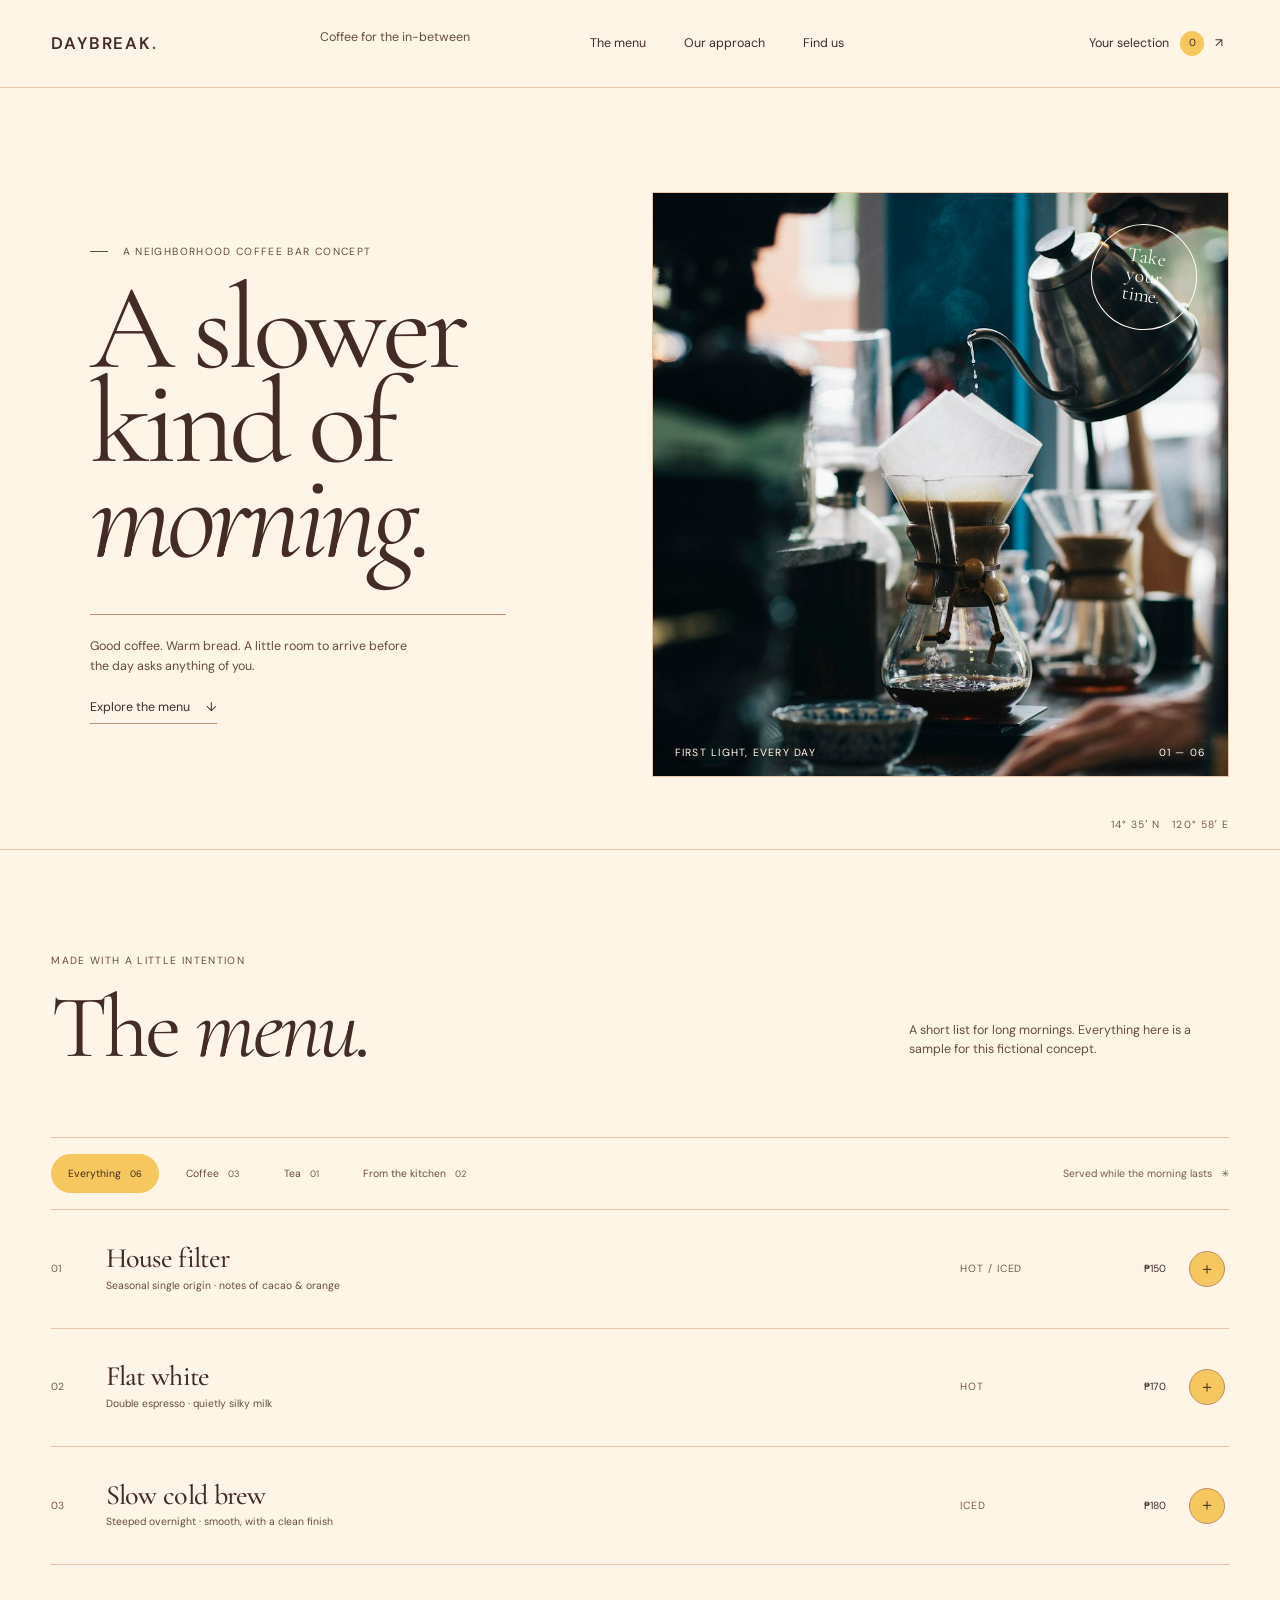
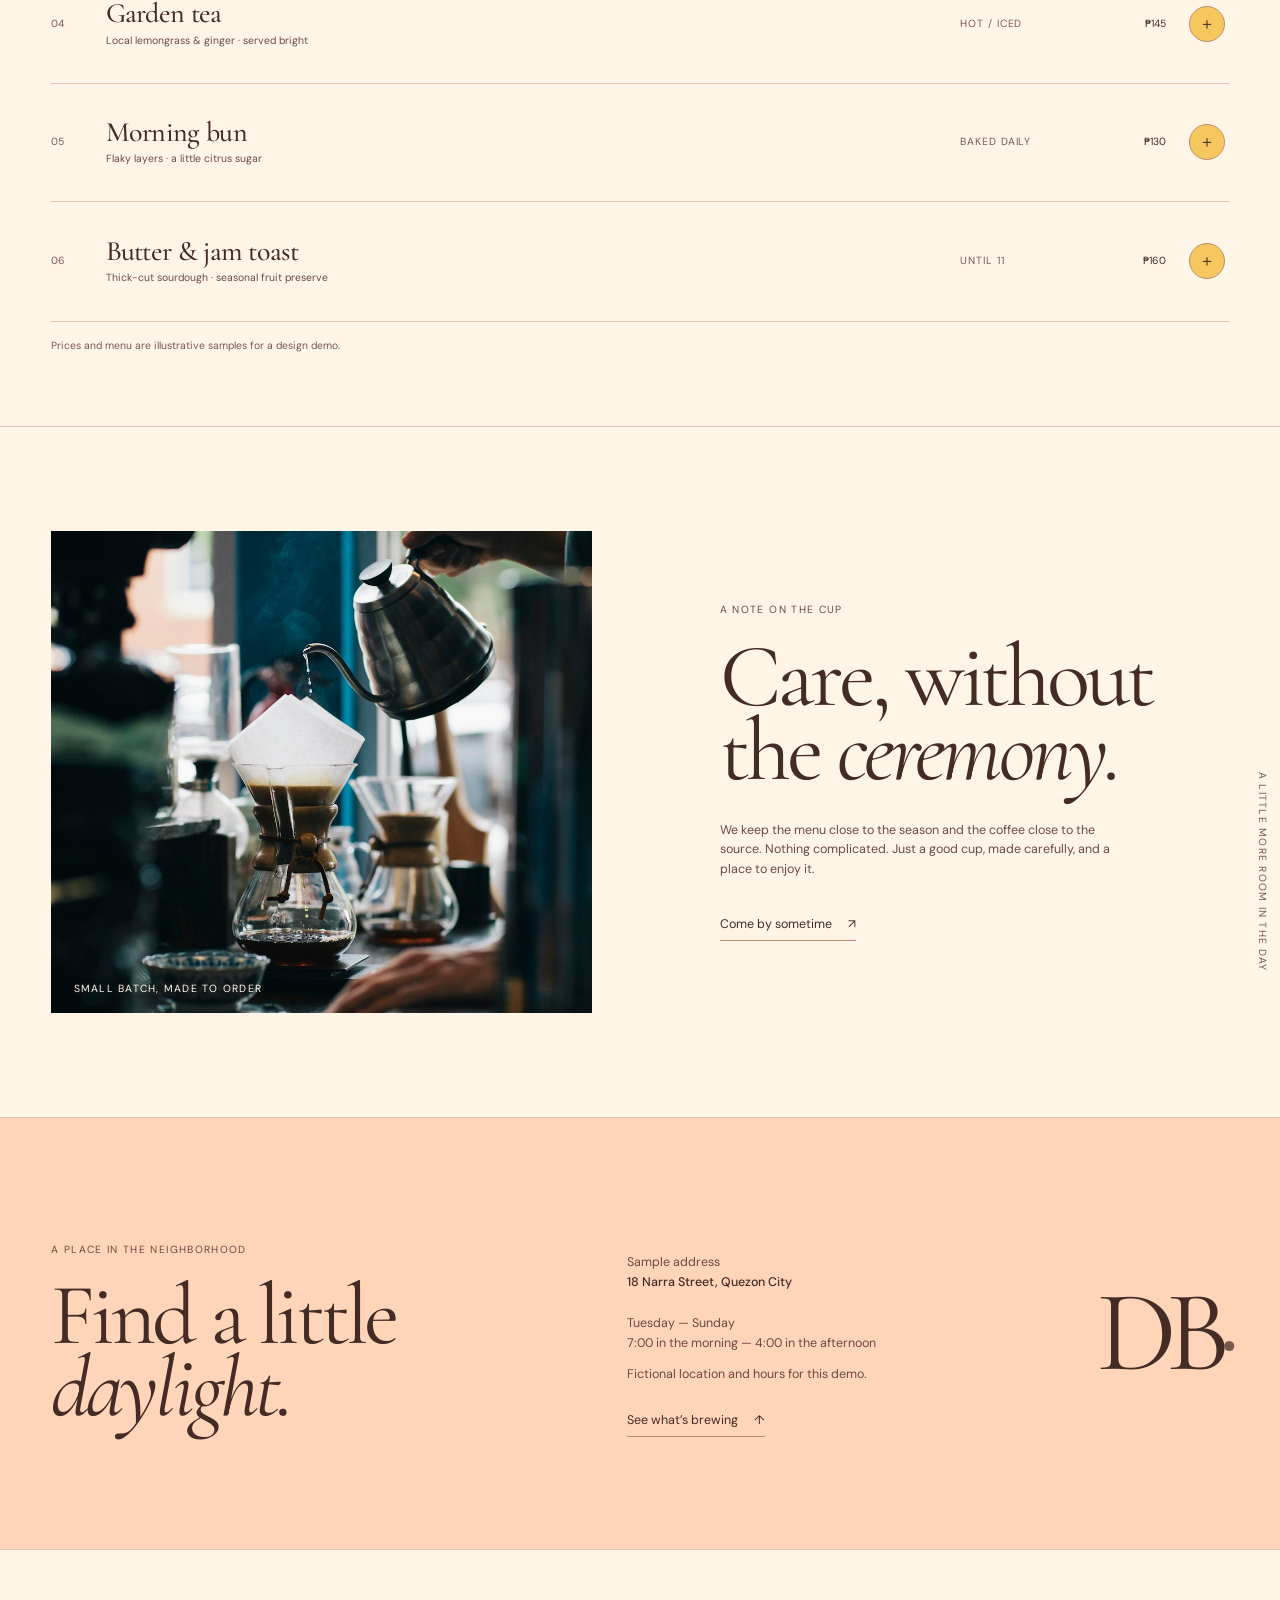
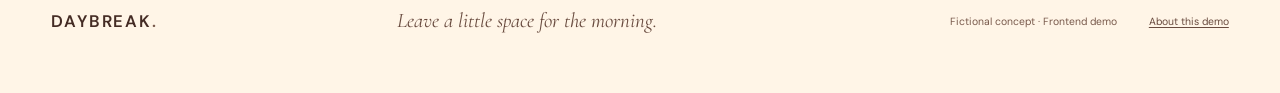
<file: public/demos/daybreak/index.html>
<!doctype html>
<html lang="en">
<head>
  <meta charset="utf-8">
  <meta name="viewport" content="width=device-width, initial-scale=1">
  <meta name="theme-color" content="#fff5e7">
  <meta name="description" content="Daybreak is a fictional neighborhood coffee bar concept. A small, considered menu for slower mornings.">
  <title>Daybreak — coffee for the in-between</title>
  <link rel="preconnect" href="https://fonts.googleapis.com">
  <link rel="preconnect" href="https://fonts.gstatic.com" crossorigin>
  <link href="https://fonts.googleapis.com/css2?family=Cormorant+Garamond:wght@400;500;600&family=DM+Sans:wght@400;500;600;700&display=swap" rel="stylesheet">
  <link rel="stylesheet" href="styles.css">
  <script defer src="script.js"></script>
</head>
<body>
  <a class="skip-link" href="#main">Skip to content</a>
  <header class="masthead" id="top">
    <a class="wordmark" href="#top" aria-label="Daybreak home">DAYBREAK<span class="wordmark-dot">.</span></a>
    <p class="masthead-note">Coffee for the in-between</p>
    <nav class="desktop-nav" aria-label="Main navigation">
      <a href="#menu">The menu</a><a href="#approach">Our approach</a><a href="#visit">Find us</a>
    </nav>
    <button class="bag-trigger" type="button" data-open-bag aria-haspopup="dialog" aria-controls="bag-dialog">
      Your selection <span class="bag-count" data-bag-count aria-live="polite">0</span><span aria-hidden="true">↗</span>
    </button>
    <details class="mobile-nav">
      <summary aria-label="Open navigation"><span></span><span></span></summary>
      <nav aria-label="Mobile navigation"><a href="#menu">The menu</a><a href="#approach">Our approach</a><a href="#visit">Find us</a></nav>
    </details>
  </header>

  <main id="main">
    <section class="hero" aria-labelledby="hero-title">
      <div class="hero-copy">
        <p class="eyebrow"><span class="eyebrow-mark" aria-hidden="true"></span> A neighborhood coffee bar concept</p>
        <h1 id="hero-title">A slower<br>kind of <em>morning.</em></h1>
        <div class="hero-foot">
          <p>Good coffee. Warm bread. A little room to arrive before the day asks anything of you.</p>
          <a class="text-link" href="#menu">Explore the menu <span aria-hidden="true">↓</span></a>
        </div>
      </div>
      <figure class="hero-image">
        <img src="assets/coffee.jpg" alt="A barista pours hot water from a kettle over a paper coffee filter" fetchpriority="high">
        <figcaption><span>FIRST LIGHT, EVERY DAY</span><span>01 — 06</span></figcaption>
        <span class="image-stamp" aria-hidden="true">Take<br>your<br>time.</span>
      </figure>
      <div class="hero-coordinate" aria-hidden="true">14° 35′ N &nbsp; 120° 58′ E</div>
    </section>

    <section class="menu-section section-rule" id="menu" aria-labelledby="menu-title">
      <div class="section-heading">
        <div><p class="eyebrow">Made with a little intention</p><h2 id="menu-title">The <em>menu.</em></h2></div>
        <p class="section-intro">A short list for long mornings. Everything here is a sample for this fictional concept.</p>
      </div>
      <div class="menu-toolbar">
        <div class="filter-list" role="group" aria-label="Filter menu by category">
          <button class="filter-button is-active" type="button" data-filter="all" aria-pressed="true">Everything <span>06</span></button>
          <button class="filter-button" type="button" data-filter="coffee" aria-pressed="false">Coffee <span>03</span></button>
          <button class="filter-button" type="button" data-filter="tea" aria-pressed="false">Tea <span>01</span></button>
          <button class="filter-button" type="button" data-filter="kitchen" aria-pressed="false">From the kitchen <span>02</span></button>
        </div>
        <p class="menu-note">Served while the morning lasts <span aria-hidden="true">✳</span></p>
      </div>
      <div class="menu-list" data-menu-list>
        <article class="menu-item" data-category="coffee" data-id="house-filter" data-name="House filter" data-price="150">
          <span class="item-index">01</span><div class="item-main"><h3>House filter</h3><p>Seasonal single origin · notes of cacao &amp; orange</p></div><span class="item-size">HOT / ICED</span><span class="item-price">₱150</span><button class="add-button" type="button" aria-label="Add House filter, ₱150" data-add>＋</button>
        </article>
        <article class="menu-item" data-category="coffee" data-id="flat-white" data-name="Flat white" data-price="170">
          <span class="item-index">02</span><div class="item-main"><h3>Flat white</h3><p>Double espresso · quietly silky milk</p></div><span class="item-size">HOT</span><span class="item-price">₱170</span><button class="add-button" type="button" aria-label="Add Flat white, ₱170" data-add>＋</button>
        </article>
        <article class="menu-item" data-category="coffee" data-id="slow-cold" data-name="Slow cold brew" data-price="180">
          <span class="item-index">03</span><div class="item-main"><h3>Slow cold brew</h3><p>Steeped overnight · smooth, with a clean finish</p></div><span class="item-size">ICED</span><span class="item-price">₱180</span><button class="add-button" type="button" aria-label="Add Slow cold brew, ₱180" data-add>＋</button>
        </article>
        <article class="menu-item" data-category="tea" data-id="garden-tea" data-name="Garden tea" data-price="145">
          <span class="item-index">04</span><div class="item-main"><h3>Garden tea</h3><p>Local lemongrass &amp; ginger · served bright</p></div><span class="item-size">HOT / ICED</span><span class="item-price">₱145</span><button class="add-button" type="button" aria-label="Add Garden tea, ₱145" data-add>＋</button>
        </article>
        <article class="menu-item" data-category="kitchen" data-id="morning-bun" data-name="Morning bun" data-price="130">
          <span class="item-index">05</span><div class="item-main"><h3>Morning bun</h3><p>Flaky layers · a little citrus sugar</p></div><span class="item-size">BAKED DAILY</span><span class="item-price">₱130</span><button class="add-button" type="button" aria-label="Add Morning bun, ₱130" data-add>＋</button>
        </article>
        <article class="menu-item" data-category="kitchen" data-id="toast" data-name="Butter &amp; jam toast" data-price="160">
          <span class="item-index">06</span><div class="item-main"><h3>Butter &amp; jam toast</h3><p>Thick-cut sourdough · seasonal fruit preserve</p></div><span class="item-size">UNTIL 11</span><span class="item-price">₱160</span><button class="add-button" type="button" aria-label="Add Butter and jam toast, ₱160" data-add>＋</button>
        </article>
      </div>
      <p class="sample-note">Prices and menu are illustrative samples for a design demo.</p>
    </section>

    <section class="approach section-rule" id="approach" aria-labelledby="approach-title">
      <figure class="approach-image"><img src="assets/coffee.jpg" alt="A barista pours water into a paper coffee filter" loading="lazy"><figcaption>SMALL BATCH, MADE TO ORDER</figcaption></figure>
      <div class="approach-copy"><p class="eyebrow">A note on the cup</p><h2 id="approach-title">Care, without<br>the <em>ceremony.</em></h2><p>We keep the menu close to the season and the coffee close to the source. Nothing complicated. Just a good cup, made carefully, and a place to enjoy it.</p><a class="text-link" href="#visit">Come by sometime <span aria-hidden="true">↗</span></a></div>
      <span class="approach-side-label" aria-hidden="true">A LITTLE MORE ROOM IN THE DAY</span>
    </section>

    <section class="visit-section section-rule" id="visit" aria-labelledby="visit-title">
      <div><p class="eyebrow">A place in the neighborhood</p><h2 id="visit-title">Find a little<br><em>daylight.</em></h2></div>
      <div class="visit-details"><p class="visit-address">Sample address<br><strong>18 Narra Street, Quezon City</strong></p><p>Tuesday — Sunday<br>7:00 in the morning — 4:00 in the afternoon</p><p class="sample-note">Fictional location and hours for this demo.</p><a class="text-link" href="#menu">See what’s brewing <span aria-hidden="true">↑</span></a></div>
      <div class="visit-mark" aria-hidden="true">DB<span>·</span></div>
    </section>
  </main>

  <footer class="site-footer"><a class="wordmark" href="#top">DAYBREAK<span class="wordmark-dot">.</span></a><p>Leave a little space for the morning.</p><div><span>Fictional concept · Frontend demo</span><a href="/projects/daybreak">About this demo</a></div></footer>

  <dialog class="bag-dialog" id="bag-dialog" aria-labelledby="bag-title">
    <div class="bag-header"><p class="eyebrow">A little something to enjoy</p><button class="dialog-close" type="button" data-close-bag aria-label="Close selection">×</button><h2 id="bag-title">Your <em>selection.</em></h2></div>
    <div class="bag-content" data-bag-content aria-live="polite"><p class="bag-empty">Nothing here yet. Start with a coffee or something warm from the kitchen.</p></div>
    <div class="bag-footer"><div class="bag-total"><span>Sample total</span><strong data-bag-total>₱0</strong></div><p>This is a menu preview. No payment or order will be submitted.</p><button class="clear-selection" type="button" data-clear-selection disabled>Clear selection</button><button class="continue-button" type="button" data-close-bag>Back to the menu <span aria-hidden="true">↗</span></button></div>
  </dialog>
  <div class="dialog-scrim" data-scrim hidden></div>
</body>
</html>
</file>
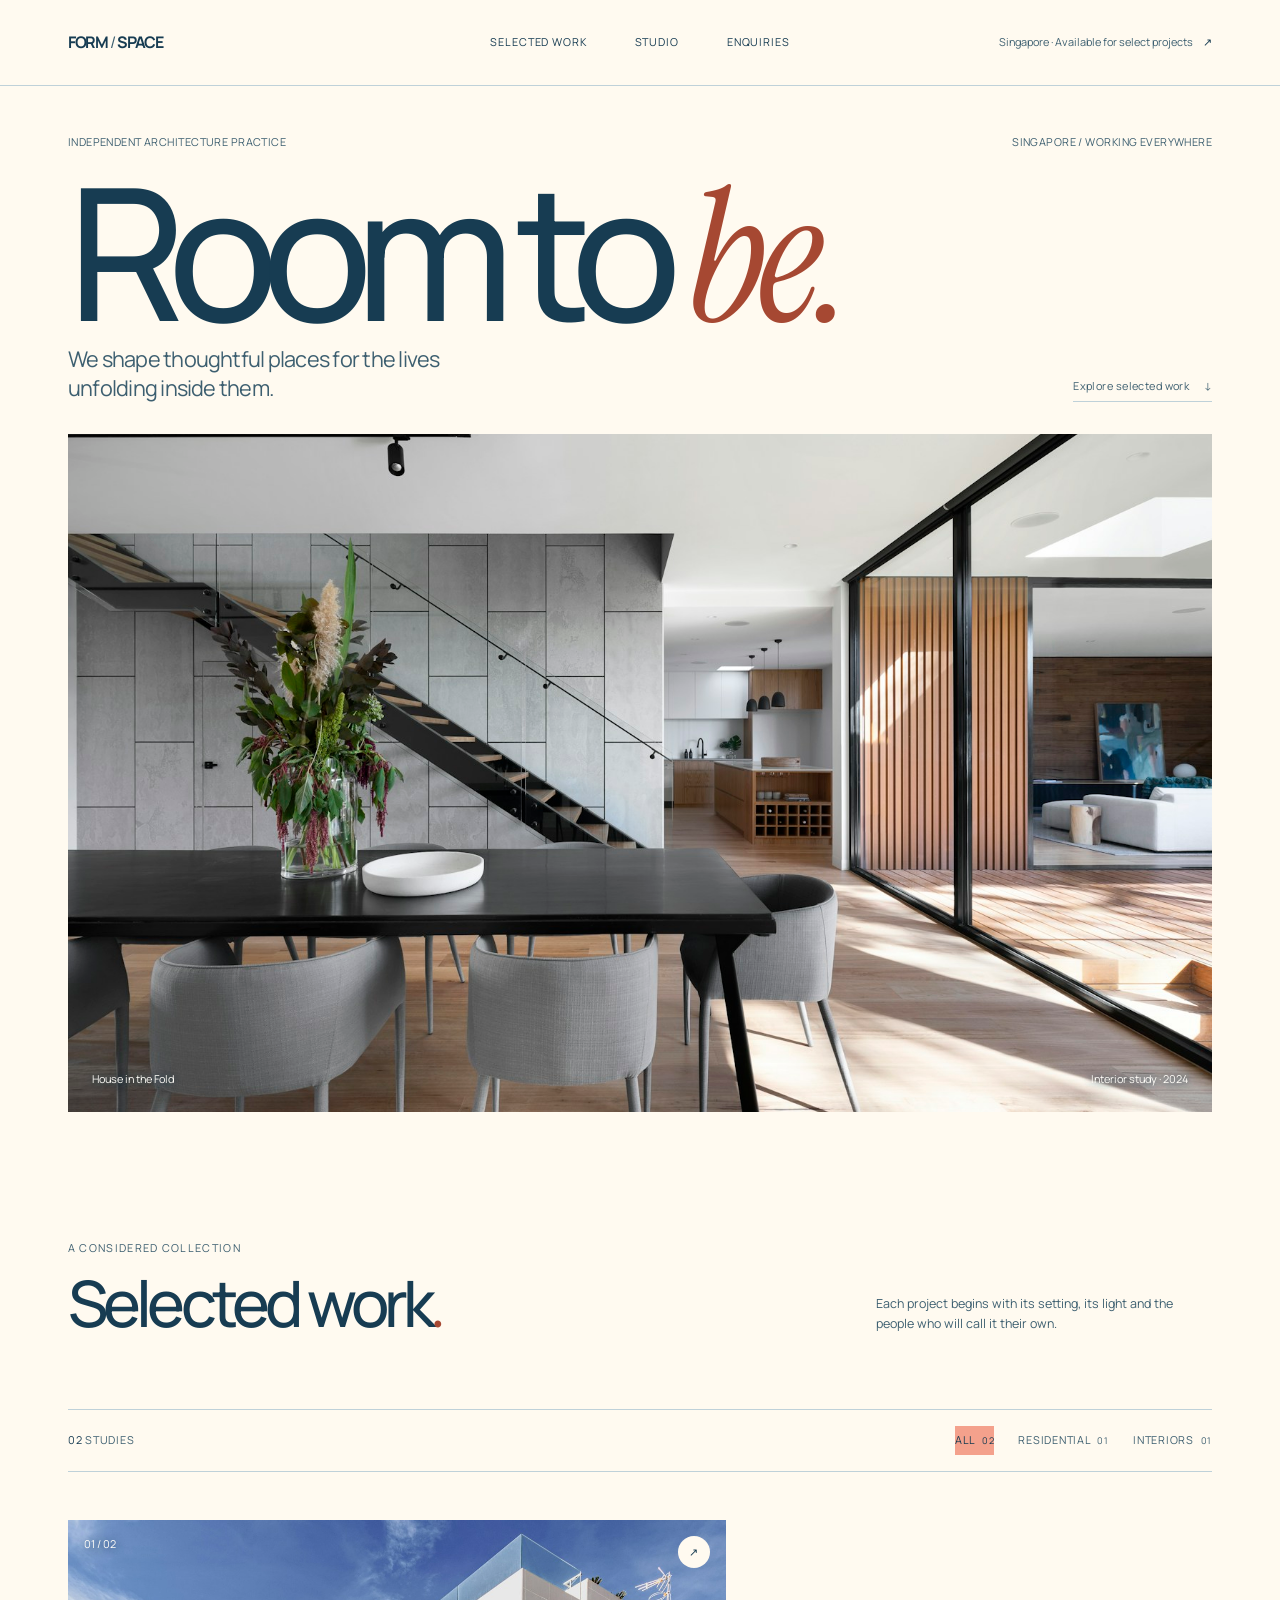
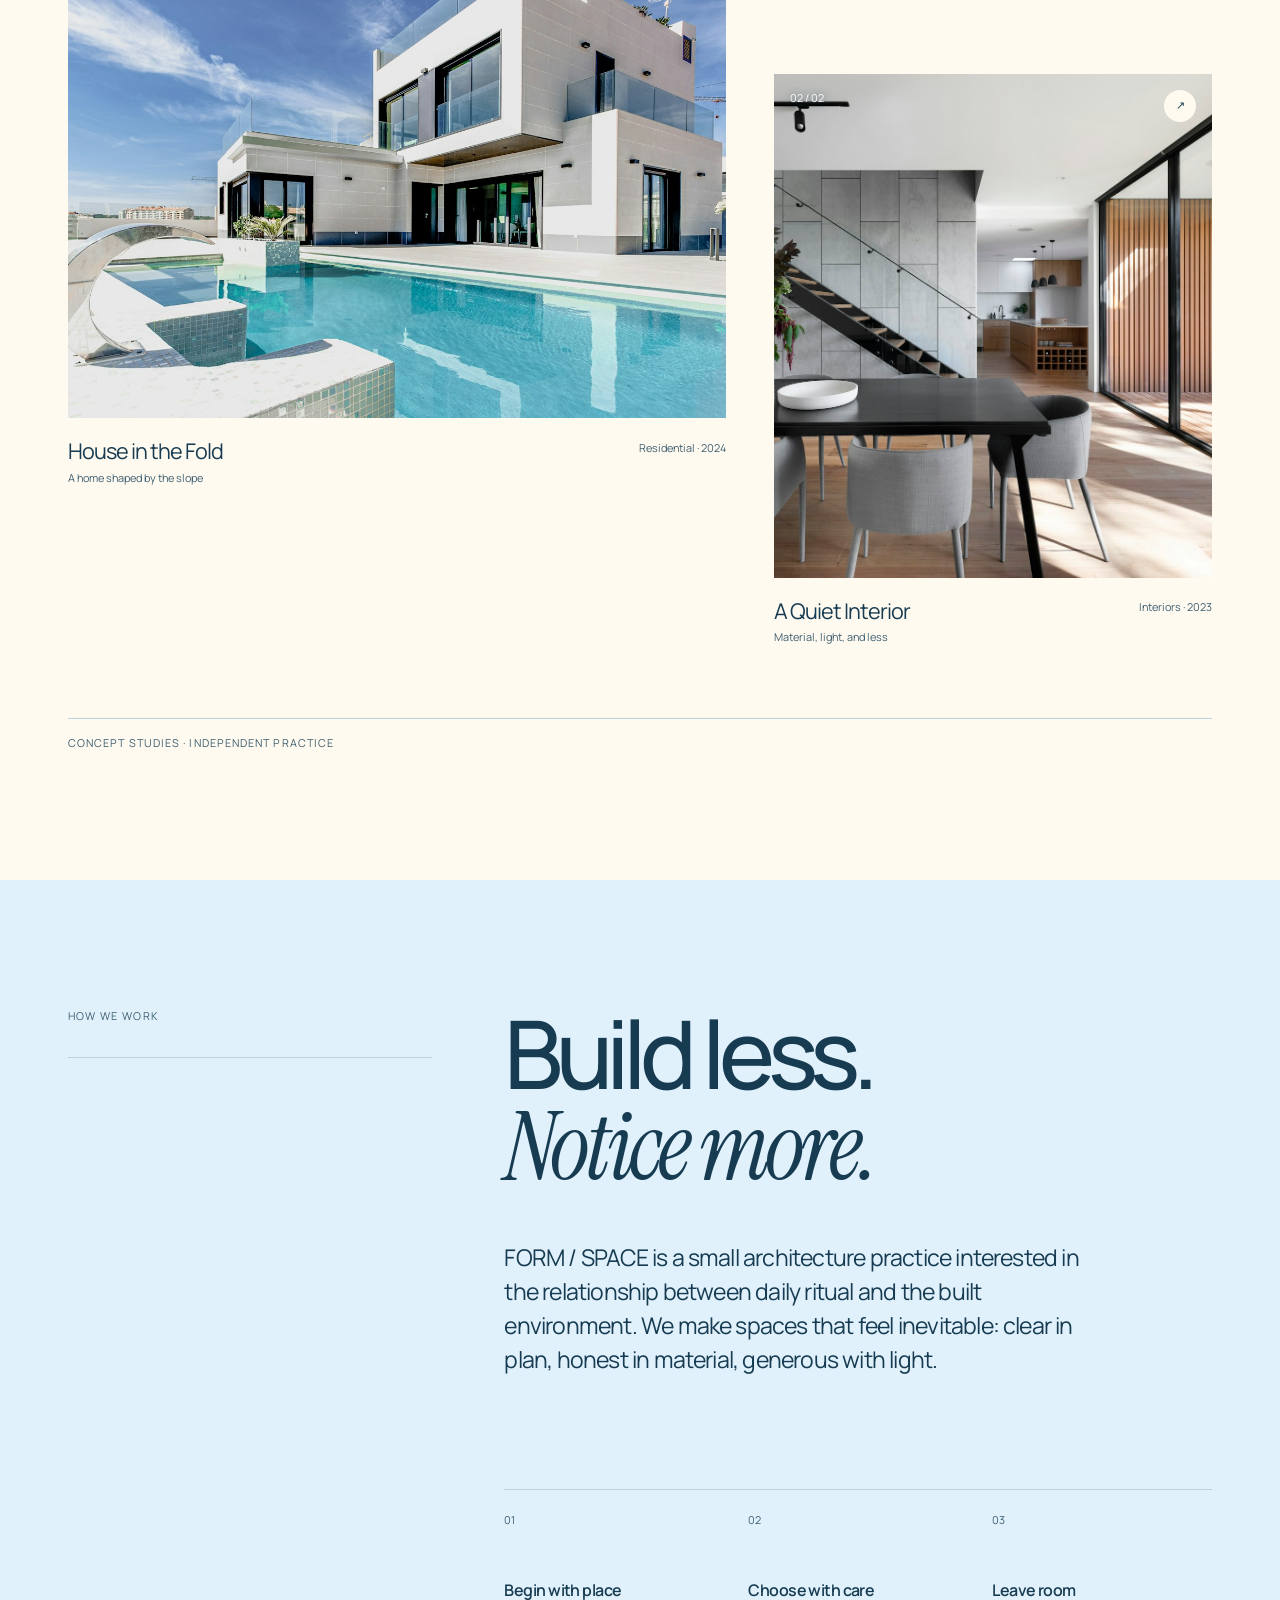
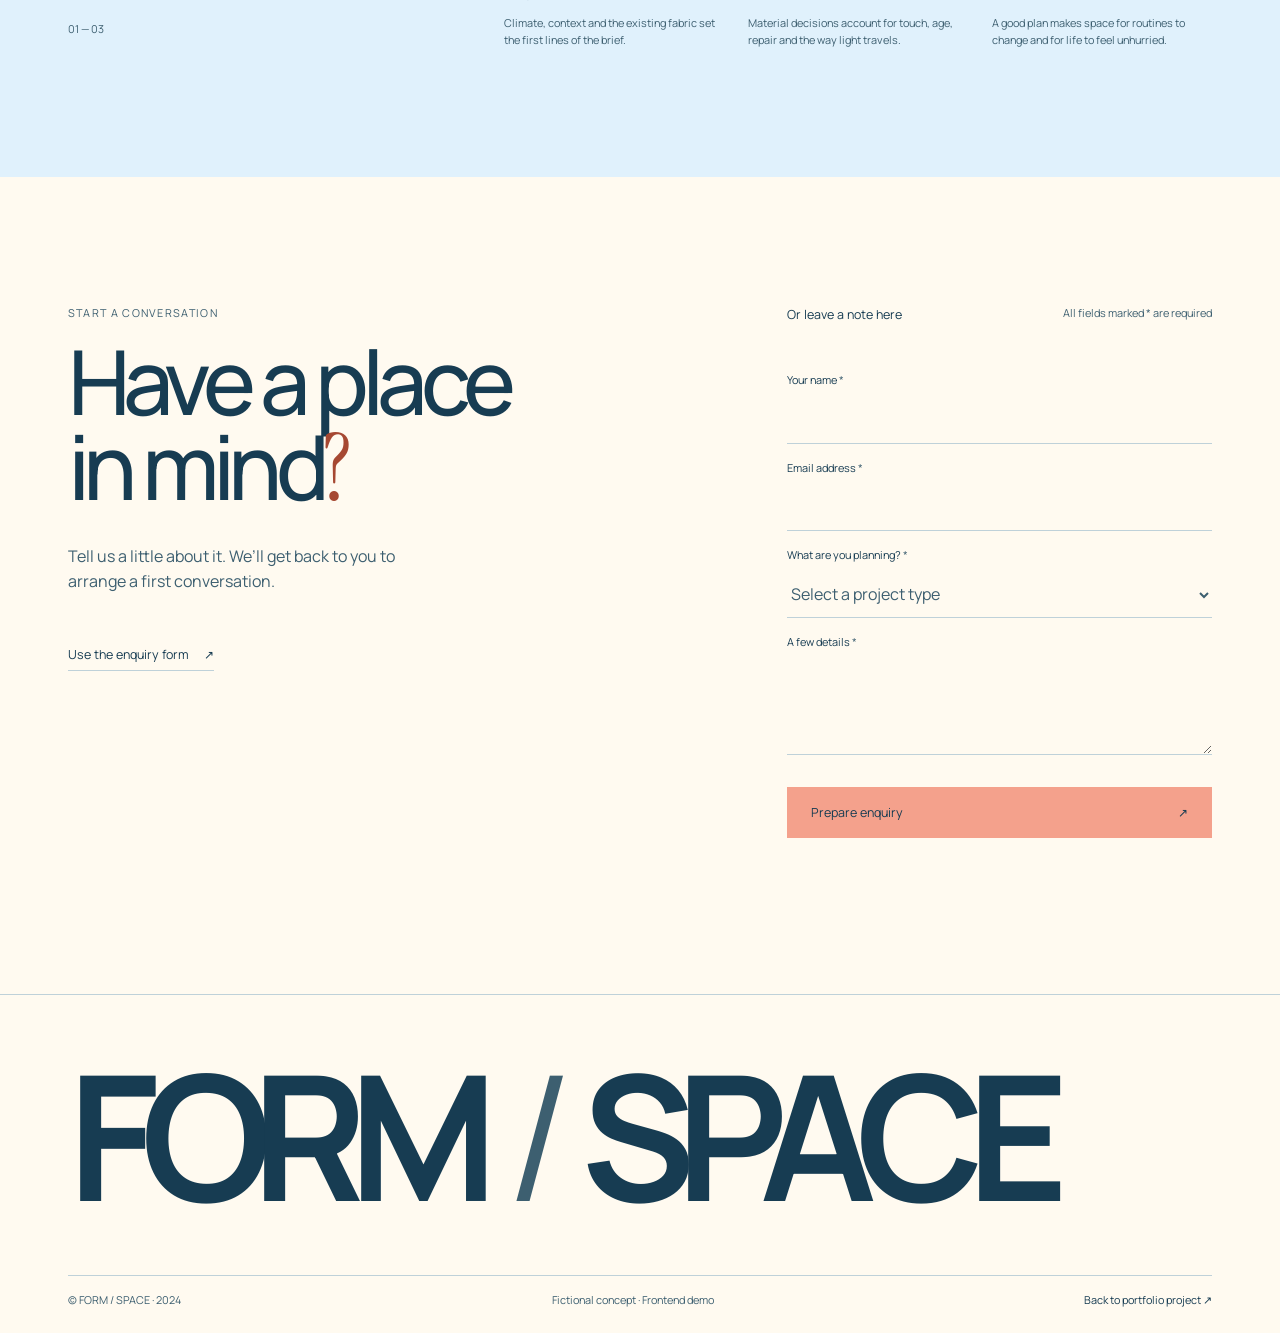
<file: public/demos/form-space/index.html>
<!doctype html>
<html lang="en">
<head>
  <meta charset="utf-8">
  <meta name="viewport" content="width=device-width, initial-scale=1">
  <meta name="theme-color" content="#fffaf0">
  <meta name="description" content="FORM / SPACE is an independent architecture practice shaping quiet, enduring places.">
  <title>FORM / SPACE — Architecture, considered</title>
  <link rel="preconnect" href="https://fonts.googleapis.com">
  <link rel="preconnect" href="https://fonts.gstatic.com" crossorigin>
  <link href="https://fonts.googleapis.com/css2?family=Instrument+Serif:ital@0;1&family=Manrope:wght@400;500;600;700&display=swap" rel="stylesheet">
  <link rel="stylesheet" href="styles.css">
  <script src="script.js" defer></script>
</head>
<body>
  <a class="skip-link" href="#main">Skip to content</a>
  <header class="site-header" id="top">
    <a class="brand" href="#top" aria-label="FORM / SPACE, home">FORM<span>/</span>SPACE</a>
    <button class="menu-toggle" type="button" aria-expanded="false" aria-controls="site-nav" aria-label="Open navigation"><span></span><span></span></button>
    <nav class="site-nav" id="site-nav" aria-label="Main navigation">
      <a href="#work">Selected work</a><a href="#studio">Studio</a><a href="#contact">Enquiries</a>
    </nav>
    <a class="header-note" href="#contact">Singapore · Available for select projects <span aria-hidden="true">↗</span></a>
  </header>

  <main id="main">
    <section class="hero" aria-labelledby="hero-title">
      <div class="hero-topline"><span>Independent architecture practice</span><span>Singapore / Working everywhere</span></div>
      <h1 id="hero-title">Room to<br><em>be.</em></h1>
      <div class="hero-bottomline"><p>We shape thoughtful places for the lives unfolding inside them.</p><a class="text-link" href="#work">Explore selected work <span aria-hidden="true">↓</span></a></div>
      <figure class="hero-image image-frame">
        <img src="assets/interior.jpg" alt="A quiet, light-filled interior with natural materials" fetchpriority="high">
        <figcaption><span>House in the Fold</span><span>Interior study · 2024</span></figcaption>
      </figure>
    </section>

    <section class="work section-pad" id="work" aria-labelledby="work-title">
      <div class="section-heading"><div><p class="eyebrow">A considered collection</p><h2 id="work-title">Selected work<span class="serif-mark">.</span></h2></div><p class="section-intro">Each project begins with its setting, its light and the people who will call it their own.</p></div>
      <div class="work-toolbar"><p><span id="project-count">02</span> studies</p><div class="filters" role="group" aria-label="Filter projects"><button class="filter-button is-active" type="button" data-filter="all" aria-pressed="true">All <span>02</span></button><button class="filter-button" type="button" data-filter="residential" aria-pressed="false">Residential <span>01</span></button><button class="filter-button" type="button" data-filter="interiors" aria-pressed="false">Interiors <span>01</span></button></div></div>
      <div class="project-grid" id="project-grid">
        <article class="project project--wide" data-category="residential">
          <button class="project-open" type="button" data-project="fold" aria-label="View House in the Fold project details">
            <span class="project-image image-frame"><img src="assets/house.jpg" alt="A restrained modern house set into a green landscape" loading="lazy"><span class="image-index">01 / 02</span><span class="open-mark" aria-hidden="true">↗</span></span>
            <span class="project-meta"><span><span class="project-name">House in the Fold</span><span class="project-subtitle">A home shaped by the slope</span></span><span class="project-type">Residential <span>·</span> 2024</span></span>
          </button>
        </article>
        <article class="project project--offset" data-category="interiors">
          <button class="project-open" type="button" data-project="quiet" aria-label="View A Quiet Interior project details">
            <span class="project-image image-frame"><img src="assets/interior.jpg" alt="A calm interior study in warm wood and soft daylight" loading="lazy"><span class="image-index">02 / 02</span><span class="open-mark" aria-hidden="true">↗</span></span>
            <span class="project-meta"><span><span class="project-name">A Quiet Interior</span><span class="project-subtitle">Material, light, and less</span></span><span class="project-type">Interiors <span>·</span> 2023</span></span>
          </button>
        </article>
      </div>
      <p class="archive-note">Concept studies · Independent practice</p>
    </section>

    <section class="studio section-pad" id="studio" aria-labelledby="studio-title">
      <div class="studio-label"><p class="eyebrow">How we work</p><span class="studio-rule"></span><p>01 — 03</p></div>
      <div class="studio-content"><h2 id="studio-title">Build less.<br><em>Notice more.</em></h2><p class="studio-statement">FORM / SPACE is a small architecture practice interested in the relationship between daily ritual and the built environment. We make spaces that feel inevitable: clear in plan, honest in material, generous with light.</p>
        <div class="principles"><article><span>01</span><h3>Begin with place</h3><p>Climate, context and the existing fabric set the first lines of the brief.</p></article><article><span>02</span><h3>Choose with care</h3><p>Material decisions account for touch, age, repair and the way light travels.</p></article><article><span>03</span><h3>Leave room</h3><p>A good plan makes space for routines to change and for life to feel unhurried.</p></article></div>
      </div>
    </section>

    <section class="contact section-pad" id="contact" aria-labelledby="contact-title">
      <div class="contact-copy"><p class="eyebrow">Start a conversation</p><h2 id="contact-title">Have a place<br>in mind<span class="serif-mark">?</span></h2><p>Tell us a little about it. We’ll get back to you to arrange a first conversation.</p><a class="contact-email" href="#enquiry-form">Use the enquiry form <span aria-hidden="true">↗</span></a></div>
      <form class="enquiry-form" id="enquiry-form">
        <p class="form-note">Or leave a note here <span>All fields marked * are required</span></p>
        <label for="name">Your name <span>*</span></label><input id="name" name="name" autocomplete="name" required>
        <label for="email">Email address <span>*</span></label><input id="email" name="email" type="email" autocomplete="email" required>
        <label for="project-type">What are you planning? <span>*</span></label><select id="project-type" name="project-type" required><option value="" selected disabled>Select a project type</option><option>New home</option><option>Interior renovation</option><option>Hospitality or workplace</option><option>Something else</option></select>
        <label for="message">A few details <span>*</span></label><textarea id="message" name="message" rows="3" required></textarea>
        <button class="submit-button" type="submit">Prepare enquiry <span aria-hidden="true">↗</span></button>
        <p class="form-feedback" id="form-feedback" role="status" aria-live="polite"></p>
      </form>
    </section>
  </main>

  <footer class="site-footer"><a class="footer-wordmark" href="#top" aria-label="FORM / SPACE, back to top">FORM<span>/</span>SPACE</a><div class="footer-bottom"><span>© FORM / SPACE · 2024</span><span>Fictional concept · Frontend demo</span><a href="/projects/form-space">Back to portfolio project <span aria-hidden="true">↗</span></a></div></footer>

  <dialog class="project-dialog" id="project-dialog" aria-labelledby="dialog-title"><button class="dialog-close" type="button" aria-label="Close project details">Close <span aria-hidden="true">×</span></button><figure class="dialog-image image-frame"><img id="dialog-image" alt=""></figure><p class="eyebrow" id="dialog-kicker"></p><h2 id="dialog-title"></h2><p class="dialog-description" id="dialog-description"></p><div class="dialog-materials"><span>Material direction</span><p id="dialog-materials"></p></div><p class="dialog-footnote">Concept study · Fictional project</p></dialog>
</body>
</html>
</file>
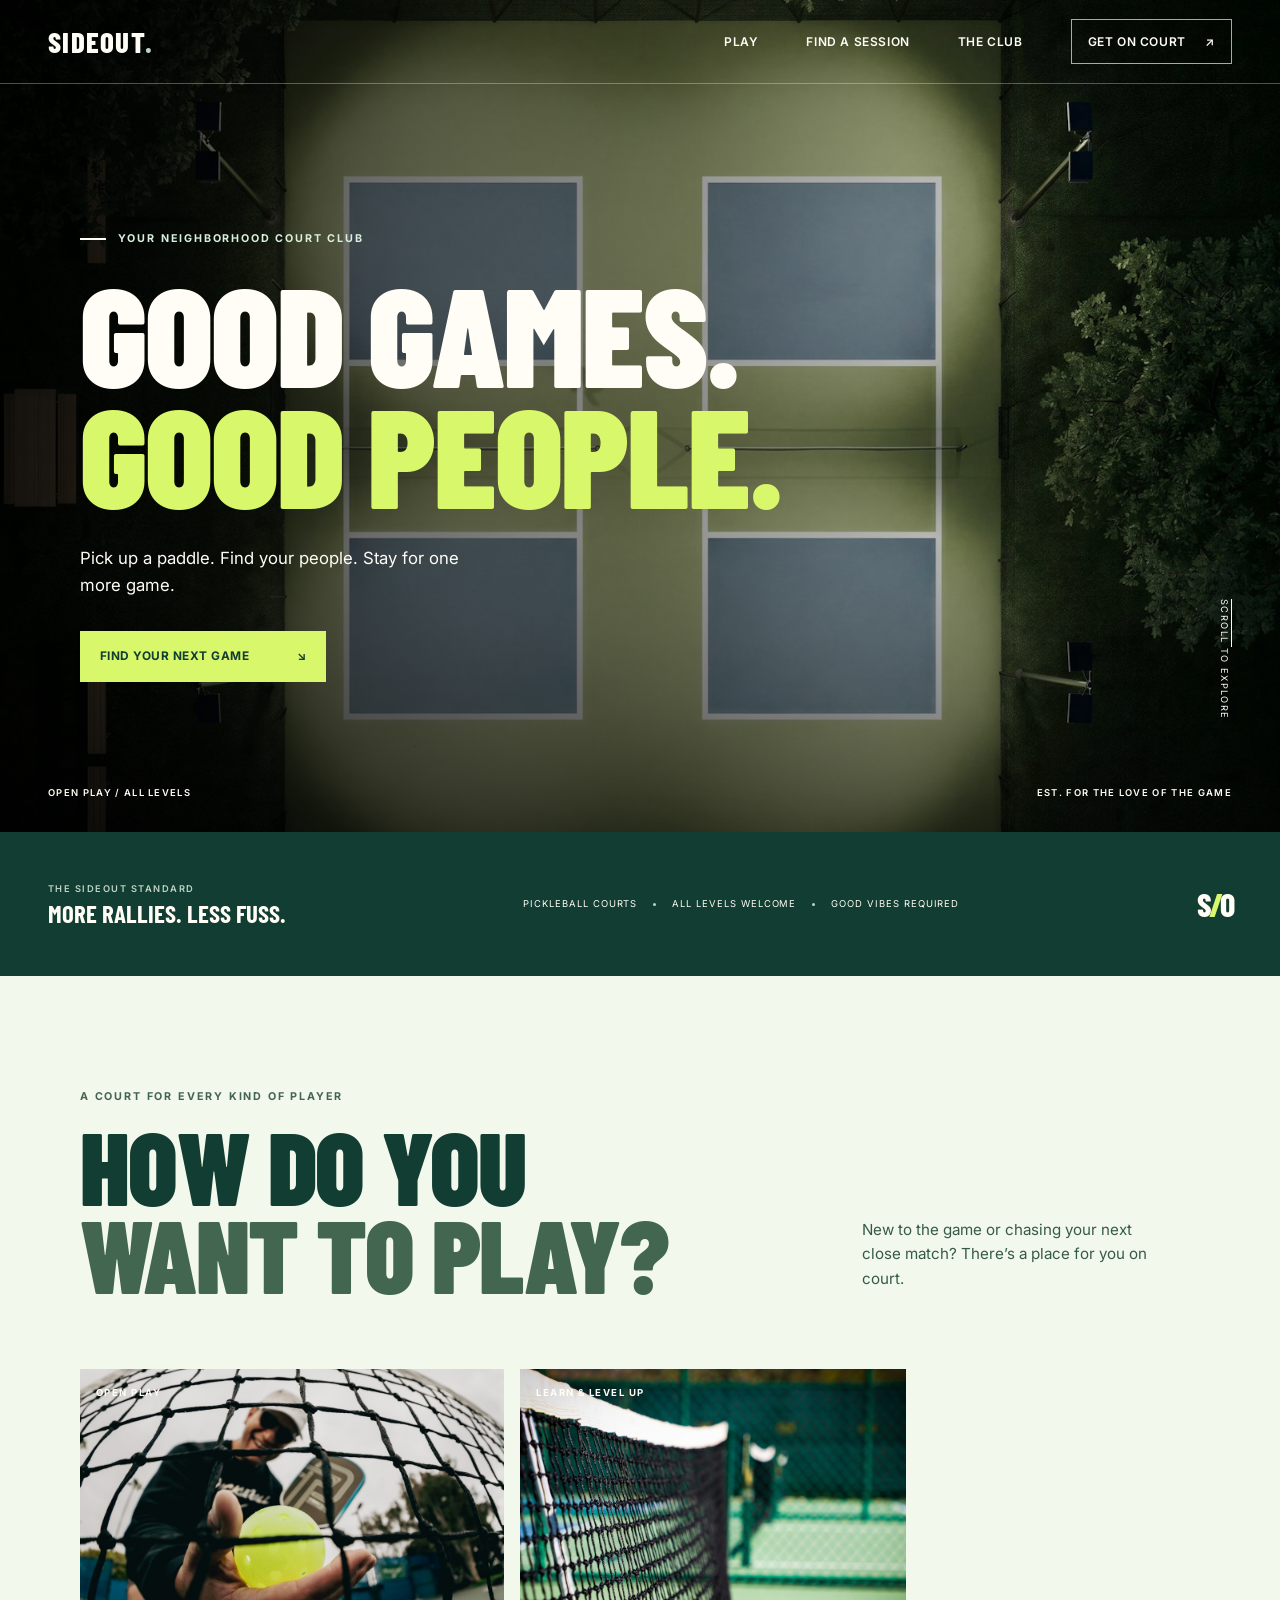
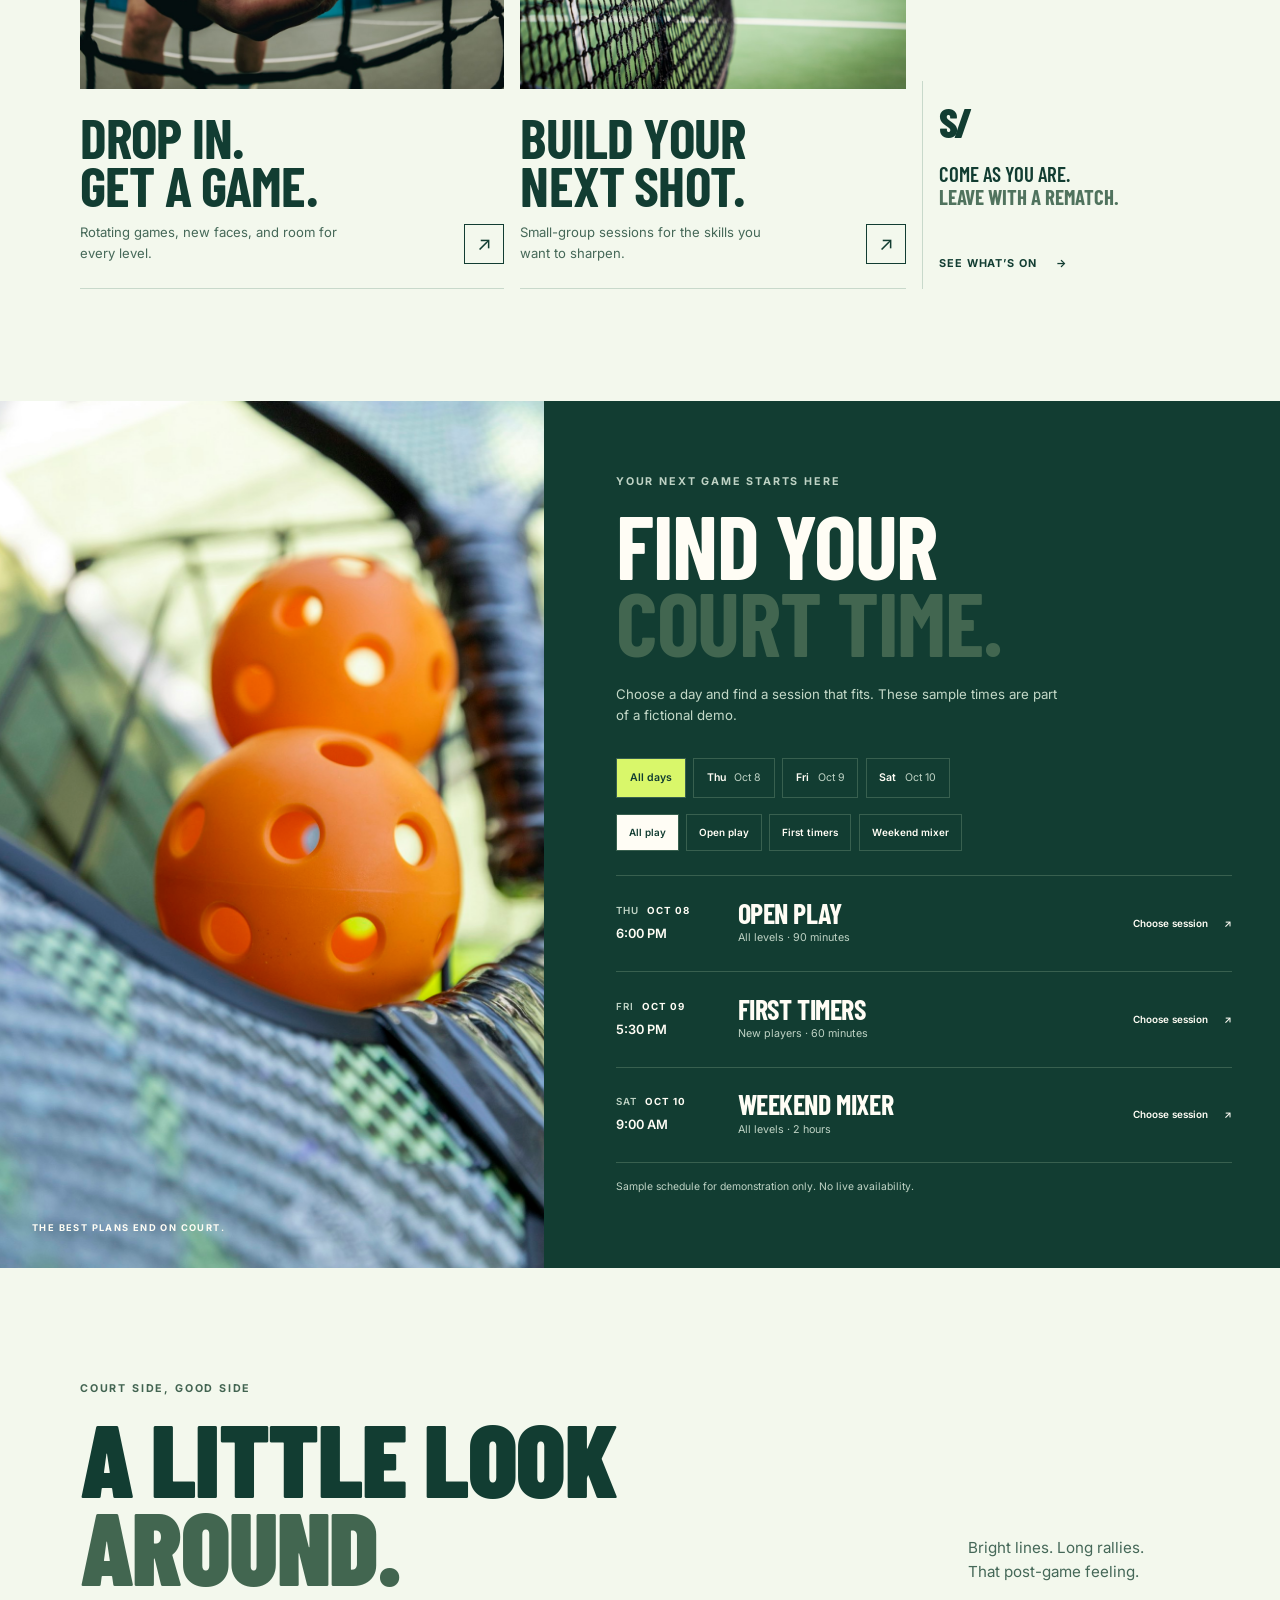
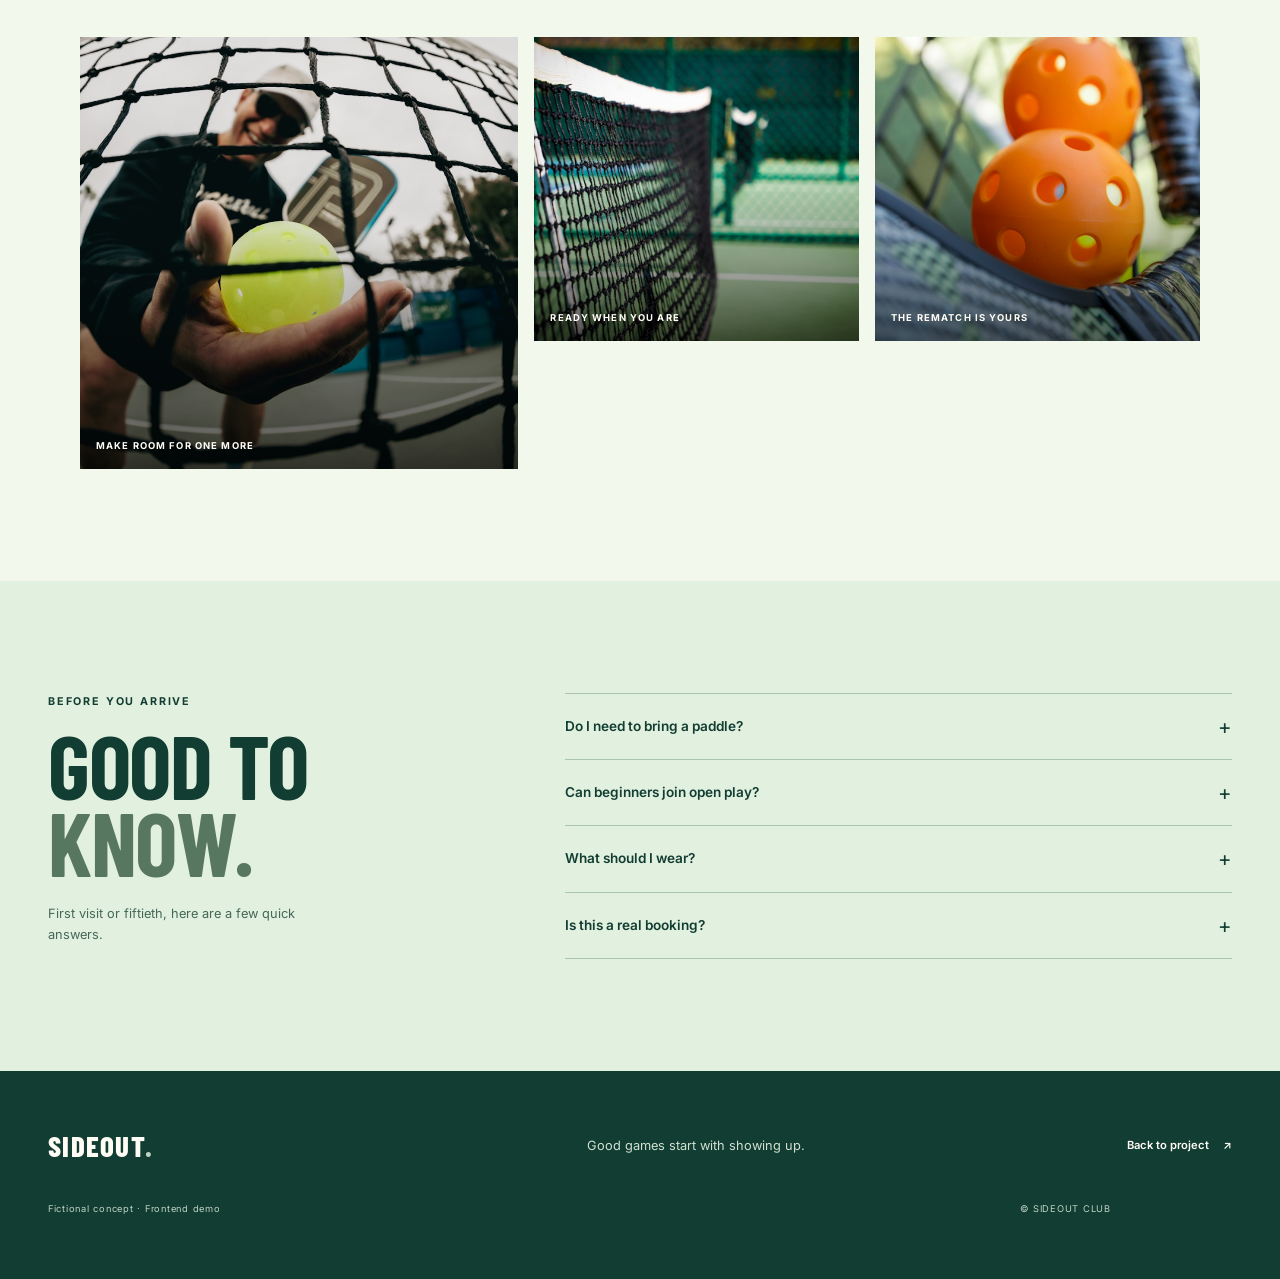
<file: public/demos/sideout/index.html>
<!doctype html>
<html lang="en">
<head>
  <meta charset="utf-8">
  <meta name="viewport" content="width=device-width, initial-scale=1">
  <meta name="theme-color" content="#123d32">
  <meta name="description" content="SIDEOUT — a fictional neighborhood pickleball club concept.">
  <title>SIDEOUT — Find your next game</title>
  <link rel="preconnect" href="https://fonts.googleapis.com">
  <link rel="preconnect" href="https://fonts.gstatic.com" crossorigin>
  <link href="https://fonts.googleapis.com/css2?family=Barlow+Condensed:wght@500;600;700;800;900&family=Inter:wght@400;500;600;700&display=swap" rel="stylesheet">
  <link rel="stylesheet" href="variables.css">
  <link rel="stylesheet" href="styles.css">
  <script src="script.js" defer></script>
</head>
<body>
  <a class="skip-link" href="#main">Skip to content</a>
  <header class="site-header">
    <a class="wordmark" href="#top" aria-label="Sideout home">SIDEOUT<span>.</span></a>
    <button class="menu-toggle" type="button" aria-expanded="false" aria-controls="primary-nav"><span></span><span></span><span></span><b class="sr-only">Open menu</b></button>
    <nav id="primary-nav" class="primary-nav" aria-label="Main navigation">
      <a href="#play">Play</a><a href="#sessions">Find a session</a><a href="#club">The club</a><a class="nav-cta" href="#sessions">Get on court <span aria-hidden="true">↗</span></a>
    </nav>
  </header>
  <main id="main">
    <section class="hero" id="top" aria-labelledby="hero-title">
      <img class="hero-image" src="assets/hero.jpg" alt="Outdoor pickleball courts shaded by tall trees" fetchpriority="high">
      <div class="hero-shade"></div>
      <div class="hero-content">
        <p class="eyebrow"><span class="eyebrow-mark"></span> YOUR NEIGHBORHOOD COURT CLUB</p>
        <h1 id="hero-title">GOOD GAMES.<br><span>GOOD PEOPLE.</span></h1>
        <p class="hero-copy">Pick up a paddle. Find your people. Stay for one more game.</p>
        <a class="button button-light" href="#sessions">Find your next game <span aria-hidden="true">↘</span></a>
      </div>
      <div class="hero-rail"><span>OPEN PLAY / ALL LEVELS</span><span>EST. FOR THE LOVE OF THE GAME</span></div>
      <a class="hero-scroll" href="#club"><span class="scroll-line"></span> SCROLL TO EXPLORE</a>
    </section>

    <section class="club-strip" id="club" aria-label="Club details">
      <p><span class="strip-label">THE SIDEOUT STANDARD</span><span>More rallies. Less fuss.</span></p>
      <div class="strip-details"><span>PICKLEBALL COURTS</span><i></i><span>ALL LEVELS WELCOME</span><i></i><span>GOOD VIBES REQUIRED</span></div>
      <span class="strip-symbol" aria-hidden="true">S<span>/</span>O</span>
    </section>

    <section class="section play-section" id="play">
      <div class="section-heading">
        <div><p class="eyebrow dark-eyebrow">A COURT FOR EVERY KIND OF PLAYER</p><h2>HOW DO YOU<br><span>WANT TO PLAY?</span></h2></div>
        <p class="section-intro">New to the game or chasing your next close match? There’s a place for you on court.</p>
      </div>
      <div class="play-grid">
        <article class="play-card play-open">
          <div class="play-photo"><img src="assets/evening-play.jpg" alt="Players meeting for an evening pickleball game" loading="lazy"><span class="card-index">OPEN PLAY</span></div>
          <div class="play-card-copy"><div><h3>Drop in.<br>Get a game.</h3><p>Rotating games, new faces, and room for every level.</p></div><a href="#sessions" aria-label="Find an open play session">↗</a></div>
        </article>
        <article class="play-card play-coach">
          <div class="play-photo"><img src="assets/net-detail.jpg" alt="Close view of a pickleball net and court" loading="lazy"><span class="card-index">LEARN &amp; LEVEL UP</span></div>
          <div class="play-card-copy"><div><h3>Build your<br>next shot.</h3><p>Small-group sessions for the skills you want to sharpen.</p></div><a href="#sessions" aria-label="Explore learn and level up sessions">↗</a></div>
        </article>
        <article class="play-note"><span class="note-mark" aria-hidden="true">S/</span><p>Come as you are.<br><strong>Leave with a rematch.</strong></p><a href="#sessions">See what’s on <span aria-hidden="true">→</span></a></article>
      </div>
    </section>

    <section class="sessions-section" id="sessions">
      <div class="sessions-photo"><img src="assets/paddle-detail.jpg" alt="Paddle and ball ready beside the court" loading="lazy"><span class="photo-caption">THE BEST PLANS END ON COURT.</span></div>
      <div class="sessions-content">
        <p class="eyebrow">YOUR NEXT GAME STARTS HERE</p><h2>FIND YOUR<br><span>COURT TIME.</span></h2>
        <p class="sessions-intro">Choose a day and find a session that fits. These sample times are part of a fictional demo.</p>
        <div class="day-filter" role="group" aria-label="Filter sessions by day">
          <button type="button" class="day-button is-active" data-day="all" aria-pressed="true">All days</button>
          <button type="button" class="day-button" data-day="Thursday" aria-pressed="false">Thu <span>Oct 8</span></button>
          <button type="button" class="day-button" data-day="Friday" aria-pressed="false">Fri <span>Oct 9</span></button>
          <button type="button" class="day-button" data-day="Saturday" aria-pressed="false">Sat <span>Oct 10</span></button>
        </div>
        <div class="type-filter" role="group" aria-label="Filter sessions by type">
          <button type="button" class="type-button is-active" data-type="all" aria-pressed="true">All play</button>
          <button type="button" class="type-button" data-type="Open play" aria-pressed="false">Open play</button>
          <button type="button" class="type-button" data-type="First timers" aria-pressed="false">First timers</button>
          <button type="button" class="type-button" data-type="Weekend mixer" aria-pressed="false">Weekend mixer</button>
        </div>
        <div class="session-list" aria-live="polite">
          <article class="session-row" data-session-day="Thursday" data-session-type="Open play"><div class="session-time">THU <b>OCT 08</b><span>6:00 PM</span></div><div class="session-info"><h3>Open play</h3><p>All levels · 90 minutes</p></div><button class="reserve-button" data-session="Open play · Thursday, Oct 8 · 6:00 PM" type="button">Choose session <span aria-hidden="true">↗</span></button></article>
          <article class="session-row" data-session-day="Friday" data-session-type="First timers"><div class="session-time">FRI <b>OCT 09</b><span>5:30 PM</span></div><div class="session-info"><h3>First timers</h3><p>New players · 60 minutes</p></div><button class="reserve-button" data-session="First timers · Friday, Oct 9 · 5:30 PM" type="button">Choose session <span aria-hidden="true">↗</span></button></article>
          <article class="session-row" data-session-day="Saturday" data-session-type="Weekend mixer"><div class="session-time">SAT <b>OCT 10</b><span>9:00 AM</span></div><div class="session-info"><h3>Weekend mixer</h3><p>All levels · 2 hours</p></div><button class="reserve-button" data-session="Weekend mixer · Saturday, Oct 10 · 9:00 AM" type="button">Choose session <span aria-hidden="true">↗</span></button></article>
        </div>
        <p class="no-sessions" hidden>No sessions match both filters. Choose another day or session type.</p>
        <p class="sample-note">Sample schedule for demonstration only. No live availability.</p>
      </div>
    </section>

    <section class="gallery-section" aria-labelledby="gallery-title">
      <div class="gallery-heading"><div><p class="eyebrow dark-eyebrow">COURT SIDE, GOOD SIDE</p><h2 id="gallery-title">A LITTLE LOOK<br><span>AROUND.</span></h2></div><p>Bright lines. Long rallies.<br>That post-game feeling.</p></div>
      <div class="gallery-grid"><figure class="gallery-wide" tabindex="0"><img src="assets/evening-play.jpg" alt="Evening play at the club" loading="lazy"><figcaption>MAKE ROOM FOR ONE MORE</figcaption></figure><figure tabindex="0"><img src="assets/net-detail.jpg" alt="The net is set for a friendly match" loading="lazy"><figcaption>READY WHEN YOU ARE</figcaption></figure><figure tabindex="0"><img src="assets/paddle-detail.jpg" alt="Paddle and ball between games" loading="lazy"><figcaption>THE REMATCH IS YOURS</figcaption></figure></div>
    </section>

    <section class="faq-section">
      <div class="faq-heading"><p class="eyebrow">BEFORE YOU ARRIVE</p><h2>GOOD TO<br><span>KNOW.</span></h2><p>First visit or fiftieth, here are a few quick answers.</p></div>
      <div class="faq-list">
        <details><summary>Do I need to bring a paddle?<span aria-hidden="true">+</span></summary><p>Bring your own if you have one. For this concept, loaner paddles are available at the front desk.</p></details>
        <details><summary>Can beginners join open play?<span aria-hidden="true">+</span></summary><p>Absolutely. Open play welcomes every level, and the first-timer session is an easy way to learn the basics.</p></details>
        <details><summary>What should I wear?<span aria-hidden="true">+</span></summary><p>Comfortable athletic clothes and court shoes with non-marking soles are a good fit.</p></details>
        <details><summary>Is this a real booking?<span aria-hidden="true">+</span></summary><p>No. SIDEOUT is a fictional club concept and this page is a frontend demo. No booking is submitted.</p></details>
      </div>
    </section>
  </main>
  <footer class="site-footer"><a class="wordmark" href="#top">SIDEOUT<span>.</span></a><p>Good games start with showing up.</p><a class="back-link" href="/projects/sideout">Back to project <span aria-hidden="true">↗</span></a><small>Fictional concept · Frontend demo</small><small>© SIDEOUT CLUB</small></footer>

  <dialog class="booking-dialog" aria-labelledby="dialog-title">
    <button class="dialog-close" type="button" aria-label="Close reservation dialog">×</button>
    <p class="eyebrow dark-eyebrow">SAVE YOUR SPOT IN THE DEMO</p><h2 id="dialog-title">ONE MORE<br><span>GOOD GAME.</span></h2>
    <p class="selected-session"></p>
    <form class="booking-form">
      <label for="guest-name">Your name</label><input id="guest-name" name="name" autocomplete="name" required>
      <label for="guest-email">Email address</label><input id="guest-email" name="email" type="email" autocomplete="email" required>
      <button class="button button-dark" type="submit">Continue <span aria-hidden="true">↗</span></button>
      <p class="form-note">Demo only; no booking submitted.</p>
    </form>
    <div class="booking-complete" hidden><p class="completion-mark" aria-hidden="true">✓</p><h3 tabindex="-1">Preview complete.</h3><p>This was a demo interaction. No booking submitted.</p><button class="button button-dark done-button" type="button">Done</button></div>
  </dialog>
</body>
</html>
</file>
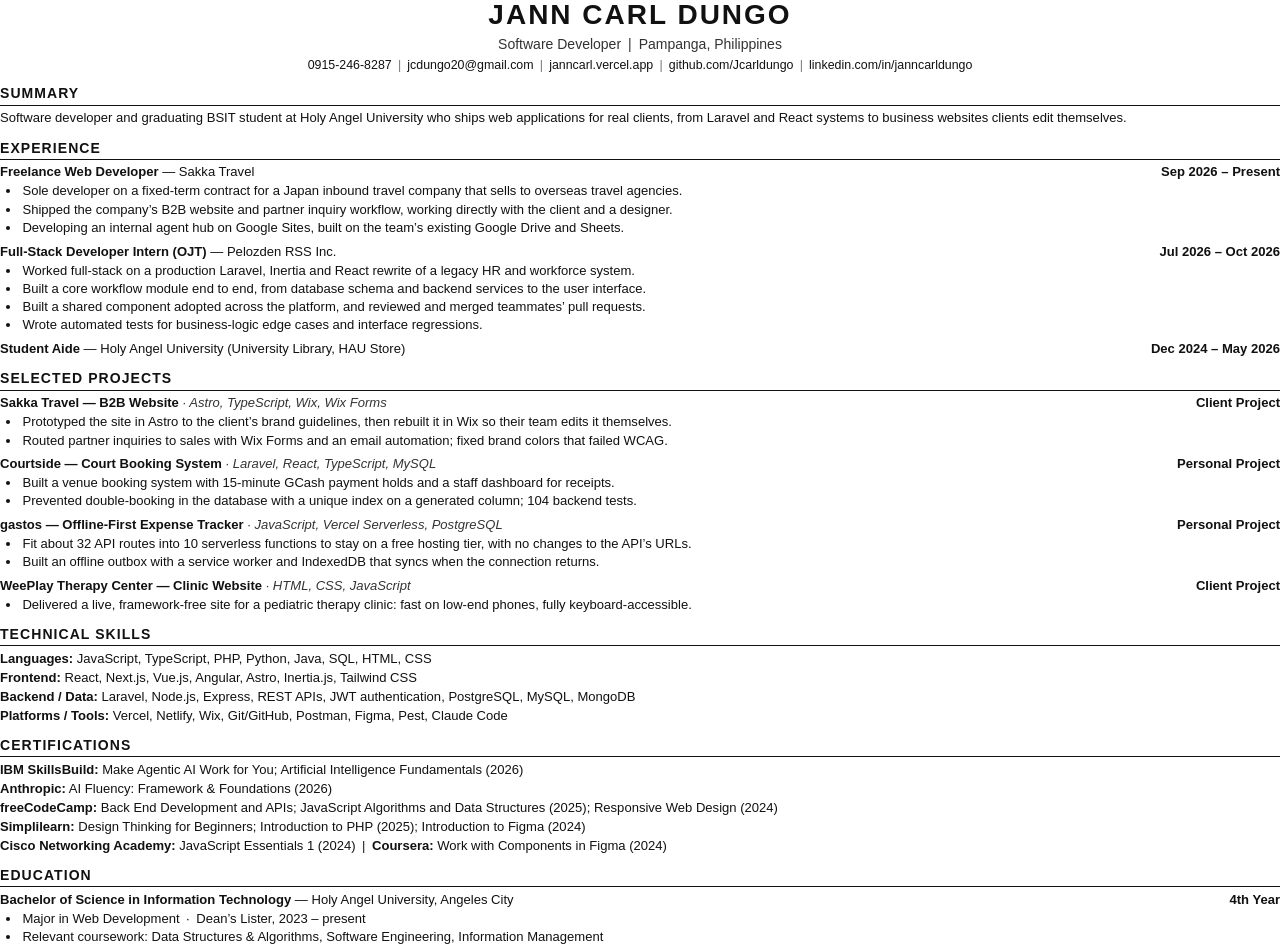
<file: docs/resume/resume.html>
<!doctype html>
<html lang="en">
<head>
<meta charset="utf-8">
<title>Jann Carl Dungo — Resume</title>
<style>
  @page { size: Letter; margin: 0.4in 0.55in 0.35in; }
  * { box-sizing: border-box; margin: 0; padding: 0; }
  body {
    font-family: Arial, Helvetica, sans-serif;
    font-size: 9.8pt;
    line-height: 1.3;
    color: #111;
  }
  .ph { background: #fff3a8; }

  header { text-align: center; }
  h1 { font-size: 21pt; font-weight: bold; letter-spacing: 1.5pt; line-height: 1.1; }
  .headline { margin-top: 3pt; font-size: 10.5pt; color: #333; }
  .contact { margin-top: 3pt; font-size: 9.3pt; }
  .contact span + span::before { content: "\2002|\2002"; color: #777; }

  h2 {
    font-size: 10.5pt;
    font-weight: bold;
    letter-spacing: 0.8pt;
    text-transform: uppercase;
    border-bottom: 1pt solid #111;
    padding-bottom: 1.5pt;
    margin: 8.5pt 0 3.5pt;
  }
  .entry { margin-top: 5pt; break-inside: avoid; }
  h2 + .entry, h2 + p { margin-top: 0; }
  .row { display: flex; justify-content: space-between; align-items: baseline; gap: 14pt; font-weight: bold; }
  .row > :last-child { white-space: nowrap; }
  .row .org { font-weight: normal; }
  .row .tag { font-weight: bold; }
  .stack { font-weight: normal; font-style: italic; color: #333; }
  ul { margin: 1.5pt 0 0 0.22in; }
  li { padding-left: 1pt; margin-top: 1pt; }

  .list p { margin-top: 1.5pt; padding-left: 0.22in; text-indent: -0.22in; }
  .list p:first-child { margin-top: 0; }
  .nw { white-space: nowrap; }
</style>
</head>
<body>

<header>
  <h1>JANN CARL DUNGO</h1>
  <div class="headline">Software Developer&ensp;|&ensp;Pampanga, Philippines</div>
  <div class="contact">
    <span>0915-246-8287</span><span>jcdungo20@gmail.com</span><span>janncarl.vercel.app</span><span>github.com/Jcarldungo</span><span>linkedin.com/in/janncarldungo</span>
  </div>
</header>

<h2>Summary</h2>
<p>Software developer and graduating BSIT student at Holy Angel University who ships web applications for real clients, from Laravel and React systems to business websites clients edit themselves.</p>

<h2>Experience</h2>
<div class="entry">
  <div class="row"><span>Freelance Web Developer <span class="org">— Sakka Travel</span></span><span>Sep 2026 – Present</span></div>
  <ul>
    <li>Sole developer on a fixed-term contract for a Japan inbound travel company that sells to overseas travel agencies.</li>
    <li>Shipped the company’s B2B website and partner inquiry workflow, working directly with the client and a designer.</li>
    <li>Developing an internal agent hub on Google Sites, built on the team’s existing Google Drive and Sheets.</li>
  </ul>
</div>
<div class="entry">
  <div class="row"><span>Full-Stack Developer Intern (OJT) <span class="org">— Pelozden RSS Inc.</span></span><span>Jul 2026 – Oct 2026</span></div>
  <ul>
    <li>Worked full-stack on a production Laravel, Inertia and React rewrite of a legacy HR and workforce system.</li>
    <li>Built a core workflow module end to end, from database schema and backend services to the user interface.</li>
    <li>Built a shared component adopted across the platform, and reviewed and merged teammates’ pull requests.</li>
    <li>Wrote automated tests for business-logic edge cases and interface regressions.</li>
  </ul>
</div>
<div class="entry">
  <div class="row"><span>Student Aide <span class="org">— Holy Angel University (University Library, HAU Store)</span></span><span>Dec 2024 – May 2026</span></div>
</div>

<h2>Selected Projects</h2>
<div class="entry">
  <div class="row"><span>Sakka Travel — B2B Website <span class="stack">· Astro, TypeScript, Wix, Wix Forms</span></span><span class="tag">Client Project</span></div>
  <ul>
    <li>Prototyped the site in Astro to the client’s brand guidelines, then rebuilt it in Wix so their team edits it themselves.</li>
    <li>Routed partner inquiries to sales with Wix Forms and an email automation; fixed brand colors that failed WCAG.</li>
  </ul>
</div>
<div class="entry">
  <div class="row"><span>Courtside — Court Booking System <span class="stack">· Laravel, React, TypeScript, MySQL</span></span><span class="tag">Personal Project</span></div>
  <ul>
    <li>Built a venue booking system with 15-minute GCash payment holds and a staff dashboard for receipts.</li>
    <li>Prevented double-booking in the database with a unique index on a generated column; 104 backend tests.</li>
  </ul>
</div>
<div class="entry">
  <div class="row"><span>gastos — Offline-First Expense Tracker <span class="stack">· JavaScript, Vercel Serverless, PostgreSQL</span></span><span class="tag">Personal Project</span></div>
  <ul>
    <li>Fit about 32 API routes into 10 serverless functions to stay on a free hosting tier, with no changes to the API’s URLs.</li>
    <li>Built an offline outbox with a service worker and IndexedDB that syncs when the connection returns.</li>
  </ul>
</div>
<div class="entry">
  <div class="row"><span>WeePlay Therapy Center — Clinic Website <span class="stack">· HTML, CSS, JavaScript</span></span><span class="tag">Client Project</span></div>
  <ul>
    <li>Delivered a live, framework-free site for a pediatric therapy clinic: fast on low-end phones, fully keyboard-accessible.</li>
  </ul>
</div>

<h2>Technical Skills</h2>
<div class="list">
  <p><b>Languages:</b> JavaScript, TypeScript, PHP, Python, Java, SQL, HTML, CSS</p>
  <p><b>Frontend:</b> React, Next.js, Vue.js, Angular, Astro, Inertia.js, Tailwind CSS</p>
  <p><b>Backend / Data:</b> Laravel, Node.js, Express, REST APIs, JWT authentication, PostgreSQL, MySQL, MongoDB</p>
  <p><b>Platforms / Tools:</b> Vercel, Netlify, Wix, Git/GitHub, Postman, Figma, Pest, Claude Code</p>
</div>

<h2>Certifications</h2>
<div class="list">
  <p><b>IBM SkillsBuild:</b> Make Agentic AI Work for You; Artificial Intelligence Fundamentals (2026)</p>
  <p><b>Anthropic:</b> AI Fluency: Framework &amp; Foundations (2026)</p>
  <p><b>freeCodeCamp:</b> Back End Development and APIs; JavaScript Algorithms and Data Structures (2025); <span class="nw">Responsive Web Design (2024)</span></p>
  <p><b>Simplilearn:</b> Design Thinking for Beginners; Introduction to PHP (2025); Introduction to Figma (2024)</p>
  <p><b>Cisco Networking Academy:</b> JavaScript Essentials 1 (2024)&ensp;|&ensp;<b>Coursera:</b> Work with Components in Figma (2024)</p>
</div>

<h2>Education</h2>
<div class="entry">
  <div class="row"><span>Bachelor of Science in Information Technology <span class="org">— Holy Angel University, Angeles City</span></span><span>4th Year</span></div>
  <ul>
    <li>Major in Web Development&ensp;·&ensp;Dean’s Lister, 2023 – present</li>
    <li>Relevant coursework: Data Structures &amp; Algorithms, Software Engineering, Information Management</li>
  </ul>
</div>

</body>
</html>
</file>
<file: public/demos/daybreak/styles.css>
@import url("variables.css");
*,*::before,*::after{box-sizing:border-box}html{scroll-behavior:smooth;scroll-padding-top:var(--space-6)}body{margin:0;color:var(--ink);background:var(--paper);font:400 var(--text-base)/1.55 var(--body);-webkit-font-smoothing:antialiased}button,a{font:inherit;color:inherit}a{text-decoration:none}button{border:0}button:focus-visible,a:focus-visible,summary:focus-visible{outline:2px solid var(--ink);outline-offset:4px}img{display:block;width:100%;height:100%;object-fit:cover}::selection{color:var(--paper);background:var(--ink)}
.skip-link{position:fixed;z-index:10;inset:var(--space-3) auto auto var(--space-3);padding:var(--space-2) var(--space-3);background:var(--white);transform:translateY(-160%)}.skip-link:focus{transform:translateY(0)}
.masthead{min-height:5.5rem;padding:0 var(--gutter);display:grid;grid-template-columns:1fr 1fr 1.5fr 1fr;align-items:center;gap:var(--space-4);border-bottom:var(--line) solid var(--rule)}.wordmark{font:600 1.05rem/1 var(--body);letter-spacing:.11em}.wordmark-dot{color:var(--ink-faint)}.masthead-note,.desktop-nav,.bag-trigger{font-size:var(--text-sm)}.masthead-note{color:var(--ink-soft)}.desktop-nav{display:flex;gap:var(--space-navigation)}.desktop-nav a,.site-footer a,.text-link{transition:color var(--duration) var(--ease)}.desktop-nav a:hover,.site-footer a:hover,.text-link:hover{color:var(--ink-faint)}.bag-trigger{justify-self:end;display:flex;gap:var(--space-2);align-items:center;background:transparent;cursor:pointer}.bag-count{min-width:1.55rem;height:1.55rem;display:grid;place-items:center;border:var(--line) solid var(--rule-dark);border-radius:var(--radius-pill);font-size:var(--text-xs)}.mobile-nav{display:none}
.hero{position:relative;min-height:42rem;padding:var(--space-8) var(--gutter) var(--space-7);display:grid;grid-template-columns:.94fr 1.06fr;gap:var(--space-hero-column-gap);align-items:center;overflow:hidden}.hero-copy{position:relative;z-index:1;padding-left:var(--space-hero-inset)}.eyebrow{margin:0 0 var(--space-4);color:var(--ink-soft);font-size:var(--text-xs);line-height:1.4;letter-spacing:.13em;text-transform:uppercase}.eyebrow-mark{display:inline-block;width:1.15rem;height:var(--line);margin:0 var(--space-2) 0 0;vertical-align:middle;background:currentColor}h1,h2,h3,p,figure{margin-top:0}h1,h2{font-family:var(--display);font-weight:400;letter-spacing:-.045em}h1{max-width:8.5ch;margin-bottom:var(--space-6);font-size:clamp(5.2rem,9.5vw,10.25rem);line-height:.78}h1 em,h2 em{font-weight:400}.hero-foot{max-width:26rem;padding-top:var(--space-4);border-top:var(--line) solid var(--rule-dark);display:flex;flex-wrap:wrap;align-items:end;justify-content:space-between;gap:var(--space-4)}.hero-foot p{max-width:20rem;margin-bottom:0;color:var(--ink-soft);font-size:var(--text-sm)}.text-link{display:inline-flex;gap:var(--space-3);align-items:center;padding-bottom:var(--space-1);border-bottom:var(--line) solid var(--rule-dark);font-size:var(--text-sm)}.hero-image{position:relative;min-height:31rem;height:min(65vh,45rem);margin:0;background:var(--paper-deep)}.hero-image img,.approach-image img{}.hero-image::after{position:absolute;inset:0;content:"";border:var(--line) solid var(--rule);pointer-events:none}.hero-image figcaption,.approach-image figcaption{position:absolute;inset:auto var(--space-4) var(--space-3);display:flex;justify-content:space-between;color:var(--white);font-size:var(--text-xs);letter-spacing:.12em;text-shadow:var(--shadow-caption)}.image-stamp{position:absolute;top:var(--space-5);right:var(--space-5);width:6.6rem;aspect-ratio:1;display:grid;place-content:center;border:var(--line) solid var(--white);border-radius:var(--radius-pill);color:var(--white);font:400 1.25rem/.95 var(--display);text-align:center;transform:rotate(9deg)}.hero-coordinate{position:absolute;right:var(--gutter);bottom:var(--space-3);color:var(--ink-faint);font-size:var(--text-xs);letter-spacing:.1em}
.section-rule{border-top:var(--line) solid var(--rule)}.menu-section{padding:var(--space-8) var(--gutter) var(--space-7)}.section-heading{display:flex;align-items:end;justify-content:space-between;gap:var(--space-6)}.section-heading h2,.approach-copy h2,.visit-section h2{margin:0;font-size:clamp(4.2rem,7vw,7rem);line-height:.83}.section-intro{max-width:20rem;margin:0 0 var(--space-1);color:var(--ink-soft);font-size:var(--text-sm)}.menu-toolbar{margin-top:var(--space-7);padding:var(--space-3) 0;border-top:var(--line) solid var(--rule);border-bottom:var(--line) solid var(--rule);display:flex;justify-content:space-between;align-items:center;gap:var(--space-4)}.filter-list{display:flex;flex-wrap:wrap;gap:var(--space-2)}.filter-button{padding:var(--space-2) var(--space-3);border:var(--line) solid transparent;border-radius:var(--radius-pill);color:var(--ink-soft);background:transparent;font-size:var(--text-xs);cursor:pointer;transition:color var(--duration) var(--ease),background var(--duration) var(--ease),border-color var(--duration) var(--ease)}.filter-button span{margin-left:var(--space-1);color:var(--ink-faint);font-size:.58rem}.filter-button:hover,.filter-button.is-active{color:var(--paper);border-color:var(--ink);background:var(--ink)}.filter-button.is-active span{color:var(--on-accent)}.menu-note{margin:0;color:var(--ink-faint);font-size:var(--text-xs)}.menu-note span{padding-left:var(--space-1)}.menu-list{border-bottom:var(--line) solid var(--rule)}.menu-item{min-height:7.4rem;padding:var(--space-4) 0;border-bottom:var(--line) solid var(--rule);display:grid;grid-template-columns:3rem minmax(12rem,1fr) 9rem 5.2rem 2.5rem;align-items:center;gap:var(--space-4);transition:background var(--duration) var(--ease)}.menu-item:last-child{border-bottom:0}.menu-item[hidden]{display:none}.menu-item:hover,.menu-item:focus-within{background:var(--white)}.item-index,.item-size,.item-price{font-size:var(--text-xs)}.item-index,.item-size{color:var(--ink-faint)}.item-main h3{margin:0 0 var(--space-1);font:500 1.75rem/1 var(--display);letter-spacing:-.025em}.item-main p{margin:0;color:var(--ink-soft);font-size:var(--text-xs)}.item-size{letter-spacing:.09em}.item-price{justify-self:end}.add-button{width:2.25rem;aspect-ratio:1;border:var(--line) solid var(--rule-dark);border-radius:var(--radius-pill);background:transparent;cursor:pointer;transition:color var(--duration) var(--ease),background var(--duration) var(--ease),transform var(--duration) var(--ease)}.add-button:hover,.add-button:focus-visible{color:var(--paper);background:var(--ink);transform:rotate(45deg)}.sample-note{margin:var(--space-3) 0 0;color:var(--ink-faint);font-size:var(--text-xs)}
.approach{position:relative;padding:var(--space-8) var(--gutter);display:grid;grid-template-columns:1.03fr .97fr;gap:var(--space-approach-column-gap);align-items:center}.approach-image{position:relative;width:100%;aspect-ratio:1.12;margin:0;background:var(--paper-deep)}.approach-image img{object-position:72% center}.approach-copy{max-width:32rem;padding:var(--space-5) 0}.approach-copy h2{margin-bottom:var(--space-5);font-size:clamp(4rem,7vw,6.5rem)}.approach-copy>p:not(.eyebrow){max-width:26rem;margin-bottom:var(--space-5);color:var(--ink-soft);font-size:var(--text-sm)}.approach-side-label{position:absolute;right:var(--space-2);top:50%;color:var(--ink-faint);font-size:var(--text-xs);letter-spacing:.12em;writing-mode:vertical-rl}.visit-section{min-height:27rem;padding:var(--space-7) var(--gutter);display:grid;grid-template-columns:1fr .8fr auto;align-items:center;gap:var(--space-6)}.visit-section h2{font-size:clamp(4rem,6.8vw,6.6rem)}.visit-details{max-width:20rem;padding-top:var(--space-4)}.visit-details p{margin-bottom:var(--space-4);color:var(--ink-soft);font-size:var(--text-sm)}.visit-details strong{color:var(--ink);font-weight:500}.visit-details .sample-note{margin-top:calc(var(--space-2)*-1)}.visit-mark{color:var(--ink);font:400 clamp(5rem,9vw,9rem)/.7 var(--display);letter-spacing:-.1em}.visit-mark span{color:var(--ink-faint)}.site-footer{min-height:9rem;padding:var(--space-5) var(--gutter);border-top:var(--line) solid var(--rule);display:grid;grid-template-columns:1fr 1fr 1.5fr;align-items:center;gap:var(--space-4)}.site-footer>p{margin:0;color:var(--ink-soft);font:italic 400 1.3rem/1 var(--display)}.site-footer>div{display:flex;justify-content:end;gap:var(--space-5);color:var(--ink-faint);font-size:var(--text-xs)}.site-footer>div a{color:var(--ink-soft);text-decoration:underline;text-underline-offset:.2em}
.bag-dialog{position:fixed;inset:0 0 0 auto;width:min(33rem,100%);max-width:none;height:100dvh;max-height:none;margin:0;padding:var(--space-5);border:0;color:var(--ink);background:var(--paper);box-shadow:var(--shadow-dialog);transform:translateX(3rem);opacity:0;transition:transform var(--duration) var(--ease),opacity var(--duration) var(--ease)}.bag-dialog[open]{display:flex;flex-direction:column;transform:translateX(0);opacity:1}.bag-dialog::backdrop{background:var(--ink-soft)}.bag-header{position:relative;padding-bottom:var(--space-4);border-bottom:var(--line) solid var(--rule)}.bag-header h2{margin:0;font-size:3.7rem;line-height:.9}.dialog-close{position:absolute;top:0;right:0;width:2.5rem;aspect-ratio:1;border:var(--line) solid var(--rule-dark);border-radius:var(--radius-pill);background:transparent;font-size:1.35rem;cursor:pointer}.bag-content{flex:1;overflow:auto}.bag-empty{max-width:19rem;margin-top:var(--space-6);color:var(--ink-soft);font-size:var(--text-sm)}.bag-row{padding:var(--space-4) 0;border-bottom:var(--line) solid var(--rule);display:grid;grid-template-columns:1fr auto;gap:var(--space-3)}.bag-row h3{margin:0 0 var(--space-1);font:500 1.55rem/1 var(--display)}.bag-row p{margin:0;color:var(--ink-faint);font-size:var(--text-xs)}.quantity-control{display:flex;align-items:center;gap:var(--space-2)}.quantity-control button{width:1.8rem;aspect-ratio:1;border:var(--line) solid var(--rule-dark);border-radius:var(--radius-pill);background:transparent;cursor:pointer}.quantity-control output{min-width:1rem;text-align:center;font-size:var(--text-sm)}.bag-footer{padding-top:var(--space-4);border-top:var(--line) solid var(--rule)}.bag-total{display:flex;justify-content:space-between;font-size:var(--text-sm)}.bag-total strong{font-size:var(--text-base);font-weight:500}.bag-footer>p{margin:var(--space-2) 0 var(--space-4);color:var(--ink-faint);font-size:var(--text-xs)}.clear-selection{margin-bottom:var(--space-2);padding:0;background:transparent;color:var(--ink-soft);font-size:var(--text-xs);text-decoration:underline;text-underline-offset:var(--space-1);cursor:pointer}.clear-selection:disabled{color:var(--ink-faint);cursor:not-allowed}.continue-button{width:100%;padding:var(--space-3) var(--space-4);display:flex;justify-content:space-between;color:var(--paper);background:var(--ink);cursor:pointer;font-size:var(--text-sm)}
@media(max-width:1280px){:root{--gutter:var(--gutter-1280)}.hero{min-height:38rem}.hero-image{min-height:28rem}.menu-item{grid-template-columns:2rem minmax(12rem,1fr) 7rem 4.5rem 2.5rem}}
@media(max-width:1024px){:root{--gutter:var(--gutter-1024)}.masthead{grid-template-columns:1fr 1fr 1fr}.masthead-note{display:none}.hero{min-height:34rem;gap:var(--space-5)}h1{font-size:clamp(5rem,10vw,7.6rem)}.hero-image{min-height:25rem;height:56vh}.menu-note{display:none}.approach{gap:var(--space-6)}.visit-section{grid-template-columns:1fr 1fr auto}.site-footer{grid-template-columns:.8fr 1fr 1.6fr}}
@media(max-width:768px){:root{--gutter:var(--gutter-768);--space-8:var(--space-8-mobile);--space-9:var(--space-9-mobile)}html{scroll-padding-top:var(--space-5)}.masthead{position:relative;min-height:4.5rem;grid-template-columns:1fr auto auto}.desktop-nav{display:none}.bag-trigger{grid-column:2;grid-row:1}.mobile-nav{position:relative;display:block;grid-column:3;grid-row:1}.mobile-nav summary{width:2rem;height:2rem;display:grid;align-content:center;gap:var(--space-1);list-style:none;cursor:pointer}.mobile-nav summary::-webkit-details-marker{display:none}.mobile-nav summary span{width:1.1rem;height:var(--line);margin:auto;background:var(--ink)}.mobile-nav nav{position:absolute;z-index:3;top:calc(100% + var(--space-3));right:calc(var(--gutter)*-1);width:min(17rem,84vw);padding:var(--space-3) var(--space-5);border:var(--line) solid var(--rule);background:var(--paper);box-shadow:var(--shadow-navigation)}.mobile-nav nav a{display:block;padding:var(--space-3) 0;border-bottom:var(--line) solid var(--rule);font-size:var(--text-sm)}.mobile-nav nav a:last-child{border:0}.hero{padding-top:var(--space-7);grid-template-columns:1fr;gap:var(--space-5)}.hero-copy{padding:0}h1{max-width:none;margin-bottom:var(--space-5);font-size:clamp(5.25rem,18vw,8.5rem)}.hero-foot{max-width:none}.hero-image{min-height:26rem;height:65vh;max-height:38rem}.hero-coordinate{bottom:var(--space-2)}.section-heading{align-items:start;flex-direction:column;gap:var(--space-4)}.menu-toolbar{margin-top:var(--space-5);align-items:start}.menu-item{min-height:6.6rem;grid-template-columns:1.8rem minmax(0,1fr) auto 2.4rem;gap:var(--space-2)}.item-main{grid-column:2}.item-size{display:none}.item-price{grid-column:3;grid-row:1}.add-button{grid-column:4;grid-row:1}.item-main h3{font-size:1.6rem}.item-main p{max-width:23rem;line-height:1.35}.approach{grid-template-columns:1fr;gap:var(--space-5)}.approach-image{max-height:31rem}.approach-copy{padding:0}.approach-side-label{display:none}.visit-section{grid-template-columns:1fr auto;gap:var(--space-4)}.visit-section>div:first-child{grid-column:1/-1}.visit-mark{grid-column:2;grid-row:2;align-self:end}.site-footer{grid-template-columns:1fr 1fr}.site-footer>p{justify-self:end;text-align:right}.site-footer>div{grid-column:1/-1;justify-content:space-between;padding-top:var(--space-3);border-top:var(--line) solid var(--rule)}}
@media(max-width:430px){:root{--gutter:var(--gutter-430)}.masthead{gap:var(--space-2)}.wordmark{font-size:.9rem}.bag-trigger{gap:var(--space-1);font-size:var(--text-xs)}.bag-count{min-width:1.35rem;height:1.35rem}.hero{padding-top:var(--space-6)}.hero-image{min-height:23rem}.hero-foot{gap:var(--space-3)}.filter-list{gap:var(--space-1)}.filter-button{padding:var(--space-2)}.filter-button span{margin-left:var(--space-1)}.menu-item{grid-template-columns:1.2rem minmax(0,1fr) auto 2rem}.item-main h3{font-size:1.45rem}.item-main p{font-size:.62rem}.item-price{font-size:.68rem}.add-button{width:1.9rem}.visit-section{padding-top:var(--space-6);padding-bottom:var(--space-6)}.visit-mark{font-size:5rem}.site-footer>div{gap:var(--space-2);font-size:var(--text-xs)}.bag-dialog{padding:var(--space-4)}}
@media(prefers-reduced-motion:reduce){html{scroll-behavior:auto}.desktop-nav a,.site-footer a,.text-link,.filter-button,.menu-item,.add-button,.bag-dialog{transition:none}.add-button:hover,.add-button:focus-visible{transform:none}.bag-dialog,.bag-dialog[open]{transform:none;opacity:1}}



/* Brand color: coffee cream, peach hospitality, and honey controls. */
.visit-section{background:var(--peach)}
.visit-mark{color:var(--ink)}
.add-button,.continue-button{background:var(--accent);color:var(--on-accent)}
.filter-button.is-active,.filter-button:hover{background:var(--accent);border-color:var(--accent);color:var(--on-accent)}
.bag-count{background:var(--accent);border-color:var(--accent);color:var(--on-accent)}
.masthead .wordmark-dot{color:var(--ink-soft)}
</file>
<file: public/demos/form-space/styles.css>
@import url("variables.css");

*,*::before,*::after{box-sizing:border-box}
html{scroll-behavior:smooth;scroll-padding-top:var(--space-7)}
body{margin:var(--space-0);background:var(--paper);color:var(--ink);font-family:var(--font-sans);font-size:var(--text-base);line-height:1.55;-webkit-font-smoothing:antialiased}
button,input,select,textarea{font:inherit;color:inherit}
button,a{-webkit-tap-highlight-color:transparent}
a{color:inherit;text-decoration:none}
button:focus-visible,a:focus-visible,input:focus-visible,select:focus-visible,textarea:focus-visible{outline:var(--focus-ring);outline-offset:var(--focus-offset)}
::selection{background:var(--ink);color:var(--paper)}
.skip-link{position:absolute;z-index:10;top:var(--space-3);left:var(--page-gutter);padding:var(--space-2) var(--space-3);background:var(--ink);color:var(--white);transform:translateY(-180%)}.skip-link:focus{transform:translateY(0)}
.site-header{min-height:5.4rem;padding:var(--space-0) var(--page-gutter);display:grid;grid-template-columns:1fr auto 1fr;align-items:center;gap:var(--space-5);border-bottom:var(--hairline)}
.brand,.footer-wordmark{font-size:1rem;font-weight:700;letter-spacing:-.08em}.brand span,.footer-wordmark span{padding:var(--space-0) .15em;color:var(--ink-soft);font-weight:400}
.site-nav{display:flex;gap:var(--space-6);font-size:var(--text-xs);text-transform:uppercase;letter-spacing:.08em}.site-nav a,.header-note,.text-link,.contact-email{transition:opacity var(--duration) var(--ease)}.site-nav a:hover,.header-note:hover,.text-link:hover,.contact-email:hover{opacity:.55}
.header-note{justify-self:end;color:var(--ink-soft);font-size:var(--text-xs)}.header-note span{margin-left:var(--space-1);color:var(--ink)}.menu-toggle{display:none}
.hero,.section-pad,.site-footer{width:min(100%,var(--content-max));margin-inline:auto;padding-inline:var(--page-gutter)}
.hero{padding-top:var(--space-6)}.hero-topline,.hero-bottomline,.work-toolbar,.project-meta,.footer-bottom{display:flex;align-items:center;justify-content:space-between}.hero-topline,.hero-bottomline{font-size:var(--text-xs);letter-spacing:.04em}.hero-topline{color:var(--ink-soft);text-transform:uppercase}.hero h1{margin:var(--space-5) var(--space-0) var(--space-3);font-size:var(--text-display);line-height:.74;letter-spacing:-.095em;font-weight:500}.hero h1 br{display:none}.hero h1 em::before{content:" "}.hero h1 em,.studio h2 em{font-family:var(--font-serif);font-weight:400;letter-spacing:-.045em}.hero-bottomline{align-items:end;margin-bottom:var(--space-5)}.hero-bottomline p{max-width:26rem;margin:var(--space-0);font-size:var(--text-lg);line-height:1.35;letter-spacing:-.035em}.text-link{padding-bottom:var(--space-micro-35);border-bottom:var(--hairline);white-space:nowrap}.text-link span{padding-left:var(--space-2)}
.image-frame{position:relative;display:block;overflow:hidden;background:var(--paper-deep)}.image-frame img{display:block;width:100%;height:100%;object-fit:cover;transition:transform var(--duration-slow) var(--ease)}.image-frame:hover img,.project-open:focus-within .project-image img{transform:scale(1.025)}.hero-image{height:clamp(20rem,53vw,47rem);margin:var(--space-0)}.hero-image img{object-position:center 54%}.hero-image figcaption{position:absolute;right:var(--space-4);bottom:var(--space-4);left:var(--space-4);display:flex;justify-content:space-between;color:var(--white);font-size:var(--text-xs);text-shadow:0 1px 8px var(--ink)}
.section-pad{padding-top:var(--space-9);padding-bottom:var(--space-9)}.section-heading{display:flex;justify-content:space-between;align-items:end;gap:var(--space-7);margin-bottom:var(--space-7)}.eyebrow{margin:var(--space-0) var(--space-0) var(--space-3);font-size:var(--text-xs);letter-spacing:.12em;text-transform:uppercase;color:var(--ink-soft)}h2{margin:var(--space-0);font-size:var(--text-heading);font-weight:500;line-height:.95;letter-spacing:-.075em}.serif-mark{font-family:var(--font-serif);font-weight:400}.section-intro{max-width:21rem;margin:var(--space-0) var(--space-0) var(--space-micro-25);color:var(--ink-soft);font-size:var(--text-sm)}
.work-toolbar{padding:var(--space-3) var(--space-0);border-top:var(--hairline);border-bottom:var(--hairline);font-size:var(--text-xs);text-transform:uppercase;letter-spacing:.07em}.work-toolbar>p{margin:var(--space-0);color:var(--ink-soft)}.work-toolbar>p span{color:var(--ink)}.filters{display:flex;gap:var(--space-4)}.filter-button{padding:var(--space-micro-35) var(--space-0);border:0;border-bottom:1px solid transparent;background:none;color:var(--ink-soft);font-size:inherit;text-transform:inherit;letter-spacing:inherit;cursor:pointer}.filter-button span{margin-left:var(--space-micro-25);color:var(--ink-soft);font-size:.85em}.filter-button.is-active{border-color:var(--ink);color:var(--ink)}
.project-grid{display:grid;grid-template-columns:1.2fr .8fr;column-gap:clamp(var(--space-5),8vw,var(--space-9));row-gap:var(--space-8);padding-top:var(--space-6)}.project{min-width:0}.project--offset{margin-top:clamp(var(--space-offset-min),12vw,var(--space-offset-max))}.project-open{display:block;width:100%;padding:var(--space-0);border:0;background:none;text-align:left;cursor:pointer}.project-image{aspect-ratio:1.32}.project--offset .project-image{aspect-ratio:.87}.project-image img{object-position:center}.project--offset .project-image img{object-position:60% center}.image-index,.open-mark{position:absolute;top:var(--space-3);font-size:var(--text-xs)}.image-index{left:var(--space-3);color:var(--white);text-shadow:0 1px 8px var(--ink)}.open-mark{right:var(--space-3);display:grid;place-items:center;width:2rem;height:2rem;border-radius:var(--radius-round);background:var(--paper);transition:transform var(--duration) var(--ease)}.project-open:hover .open-mark,.project-open:focus-within .open-mark{transform:rotate(45deg)}.project-meta{align-items:start;gap:var(--space-3);padding-top:var(--space-3)}.project-name,.project-subtitle{display:block}.project-name{font-size:var(--text-lg);letter-spacing:-.045em}.project-subtitle{margin-top:var(--space-micro-15);color:var(--ink-soft);font-size:var(--text-xs)}.project-type{padding-top:var(--space-micro-35);color:var(--ink-soft);font-size:var(--text-xs);white-space:nowrap}.archive-note{margin:var(--space-7) var(--space-0) var(--space-0);padding-top:var(--space-3);border-top:var(--hairline);color:var(--ink-soft);font-size:var(--text-xs);text-transform:uppercase;letter-spacing:.1em}.project[hidden]{display:none}
.studio{display:grid;grid-template-columns:.68fr 1.32fr;gap:var(--space-7);background:var(--paper-deep)}.studio-label{display:flex;flex-direction:column;align-items:flex-start}.studio-rule{width:100%;border-top:var(--hairline);margin:var(--space-3) var(--space-0) auto}.studio-label>p:last-child{font-size:var(--text-xs);color:var(--ink-soft)}.studio h2{font-size:clamp(3rem,7.4vw,8rem)}.studio-statement{max-width:38rem;margin:var(--space-6) var(--space-0) var(--space-8);font-size:clamp(1.12rem,1.8vw,1.55rem);line-height:1.48;letter-spacing:-.035em}.principles{display:grid;grid-template-columns:repeat(3,1fr);gap:var(--space-4);border-top:var(--hairline)}.principles article{padding-top:var(--space-3)}.principles article>span{font-size:var(--text-xs);color:var(--ink-soft)}.principles h3{margin:var(--space-6) var(--space-0) var(--space-2);font-size:var(--text-base);font-weight:600;letter-spacing:-.035em}.principles p{margin:var(--space-0);color:var(--ink-soft);font-size:var(--text-xs)}
.contact{display:grid;grid-template-columns:1fr .72fr;gap:clamp(var(--space-7),12vw,var(--space-9))}.contact h2{font-size:clamp(3rem,7vw,7rem)}.contact-copy>p:not(.eyebrow){max-width:24rem;margin:var(--space-5) var(--space-0) var(--space-6);color:var(--ink-soft)}.contact-email{display:inline-block;padding-bottom:var(--space-micro-35);border-bottom:var(--hairline);font-size:var(--text-sm)}.contact-email span{margin-left:var(--space-2)}.enquiry-form{display:flex;flex-direction:column;align-items:stretch}.form-note{display:flex;justify-content:space-between;gap:var(--space-3);margin:var(--space-0) var(--space-0) var(--space-5);font-size:var(--text-sm)}.form-note span{color:var(--ink-soft);font-size:var(--text-xs)}.enquiry-form label{margin:var(--space-3) var(--space-0) var(--space-1);font-size:var(--text-xs)}.enquiry-form label span{color:var(--ink-soft)}.enquiry-form input,.enquiry-form select,.enquiry-form textarea{width:100%;min-height:2.8rem;padding:var(--space-micro-65) var(--space-0);border:0;border-bottom:var(--hairline);border-radius:var(--radius-none);background:transparent}.enquiry-form textarea{resize:vertical}.enquiry-form select{color:var(--ink-soft)}.submit-button{display:flex;justify-content:space-between;align-items:center;margin-top:var(--space-5);padding:var(--space-3) var(--space-0);border:0;border-bottom:1px solid var(--ink);background:none;text-align:left;font-size:var(--text-sm);cursor:pointer}.submit-button span{transition:transform var(--duration) var(--ease)}.submit-button:hover span{transform:translate(3px,-3px)}.form-feedback{min-height:1.5em;margin:var(--space-2) var(--space-0) var(--space-0);color:var(--ink-soft);font-size:var(--text-xs)}
.site-footer{padding-top:var(--space-7);padding-bottom:var(--space-4);border-top:var(--hairline)}.footer-wordmark{display:block;margin-bottom:var(--space-7);font-size:var(--text-footer);line-height:.78;letter-spacing:-.105em}.footer-bottom{flex-wrap:wrap;gap:var(--space-3);padding-top:var(--space-3);border-top:var(--hairline);color:var(--ink-soft);font-size:var(--text-xs)}.footer-bottom a{color:var(--ink)}
.project-dialog{position:fixed;inset:50% auto auto 50%;margin:0;width:min(38rem,calc(100% - 2.5rem));max-height:calc(100% - 2.5rem);padding:clamp(var(--space-5),6vw,var(--space-7));border:var(--hairline);background:var(--paper);color:var(--ink);transform:translate(-50%,-50%)}.project-dialog::backdrop{background:var(--dialog-scrim)}.dialog-close{display:flex;align-items:center;gap:var(--space-2);margin:var(--space-0) var(--space-0) var(--space-7) auto;padding:var(--space-0);border:0;background:none;font-size:var(--text-xs);cursor:pointer}.dialog-close span{font-size:var(--text-lg)}.dialog-image{aspect-ratio:1.8;margin:var(--space-4) var(--space-0) var(--space-5)}.project-dialog h2{font-size:clamp(2.5rem,8vw,5rem)}.dialog-description{max-width:31rem;margin:var(--space-5) var(--space-0) var(--space-7);color:var(--ink-soft)}.dialog-materials{padding-top:var(--space-3);border-top:var(--hairline)}.dialog-materials span,.dialog-footnote{font-size:var(--text-xs);text-transform:uppercase;letter-spacing:.08em;color:var(--ink-soft)}.dialog-materials p{margin:var(--space-micro-35) var(--space-0) var(--space-0)}.dialog-footnote{margin-top:var(--space-7)}

@media(max-width:1280px){.project-grid{column-gap:var(--space-6)}}
@media(max-width:1024px){.site-header{grid-template-columns:1fr auto}.header-note{display:none}.site-nav{gap:var(--space-5)}.studio{grid-template-columns:.42fr 1.58fr;gap:var(--space-5)}.contact{gap:var(--space-6)}}
@media(max-width:768px){.hero h1 br{display:initial}.hero h1 em::before{content:none}.site-header{position:relative;min-height:4.5rem;grid-template-columns:1fr auto}.menu-toggle{display:flex;width:2.75rem;height:2.75rem;flex-direction:column;justify-content:center;align-items:center;gap:var(--space-micro-32);border:var(--hairline);border-radius:var(--radius-round);background:transparent;cursor:pointer}.menu-toggle span{width:.9rem;border-top:1px solid var(--ink);transition:transform var(--duration) var(--ease)}.menu-toggle[aria-expanded=true] span:first-child{transform:translateY(.16rem) rotate(45deg)}.menu-toggle[aria-expanded=true] span:last-child{transform:translateY(-.16rem) rotate(-45deg)}.site-nav{position:absolute;z-index:2;top:calc(100% - 1px);right:0;left:0;display:none;flex-direction:column;gap:var(--space-0);padding:var(--space-2) var(--page-gutter) var(--space-3);border-bottom:var(--hairline);background:var(--paper)}.site-nav.is-open{display:flex}.site-nav a{padding:var(--space-3) var(--space-0);border-top:var(--hairline)}.hero{padding-top:var(--space-6)}.hero-topline span:last-child{max-width:9rem;text-align:right}.hero h1{margin:var(--space-7) var(--space-0) var(--space-4)}.hero-bottomline{align-items:start;gap:var(--space-4)}.hero-bottomline p{max-width:18rem;font-size:var(--text-base)}.hero-image{height:clamp(22rem,75vw,36rem)}.section-heading{align-items:start;flex-direction:column;gap:var(--space-4);margin-bottom:var(--space-5)}.section-intro{max-width:27rem}.work-toolbar{align-items:flex-start;flex-direction:column;gap:var(--space-2)}.filters{width:100%;justify-content:space-between;gap:var(--space-2)}.project-grid{grid-template-columns:1fr;gap:var(--space-6);padding-top:var(--space-5)}.project--offset{margin-top:var(--space-0);margin-left:12%}.project--wide .project-image{aspect-ratio:1.2}.project--offset .project-image{aspect-ratio:1.05}.studio{grid-template-columns:1fr;gap:var(--space-4)}.studio-label{display:grid;grid-template-columns:auto 1fr auto;align-items:center;gap:var(--space-3)}.studio-label .eyebrow,.studio-label>p:last-child{margin:var(--space-0)}.studio-rule{margin:var(--space-0)}.studio h2{font-size:clamp(3.5rem,13vw,7rem)}.studio-statement{margin:var(--space-5) var(--space-0) var(--space-6)}.principles{gap:var(--space-3)}.principles h3{margin-top:var(--space-4)}.contact{grid-template-columns:1fr;gap:var(--space-7)}.contact-copy>p:not(.eyebrow){margin:var(--space-4) var(--space-0)}.form-note{align-items:flex-start;flex-direction:column;gap:var(--space-micro-25)}.footer-wordmark{margin-bottom:var(--space-6)}.footer-bottom{justify-content:flex-start}.footer-bottom>*{flex-basis:calc(50% - var(--space-3))}}
@media(max-width:430px){.brand{font-size:.9rem}.hero-topline,.hero-bottomline{font-size:.62rem}.hero-bottomline{flex-direction:column}.hero-bottomline p{font-size:var(--text-lg)}.hero-image{height:25rem}.hero-image figcaption{right:var(--space-2);bottom:var(--space-2);left:var(--space-2);font-size:.62rem}.filters{font-size:.62rem}.project--offset{margin-left:8%}.project-meta{flex-direction:column;gap:var(--space-1)}.project-name{font-size:var(--text-base)}.project-type{padding-top:var(--space-0)}.principles{grid-template-columns:1fr;gap:var(--space-0)}.principles article{display:grid;grid-template-columns:2rem 1fr;column-gap:var(--space-2);padding:var(--space-3) var(--space-0);border-bottom:var(--hairline)}.principles article>span{grid-row:span 2}.principles h3{margin:var(--space-0) var(--space-0) var(--space-micro-2)}.footer-bottom>*{flex-basis:100%}}
@media(prefers-reduced-motion:reduce){html{scroll-behavior:auto}.image-frame img,.open-mark,.menu-toggle span,.submit-button span{transition:none}.image-frame:hover img,.project-open:focus-within .project-image img,.project-open:hover .open-mark,.project-open:focus-within .open-mark,.menu-toggle[aria-expanded=true] span{transform:none}}
/* Brand color: studio blue, sky paper, and coral details. */
.hero em,.serif-mark{color:var(--accent-ink)}
.hero-topline,.hero-bottomline{color:var(--ink-soft)}
.studio{background:var(--sky)}
.project-open:hover .project-name,.project-open:focus-visible .project-name{color:var(--ink-soft)}
.filter-button.is-active,.filter-button:hover{background:var(--accent);border-color:var(--accent);color:var(--on-accent)}
.submit-button{padding:var(--space-3) var(--space-4);border:0;background:var(--accent);color:var(--on-accent)}

.filter-button.is-active span{color:var(--on-accent)}
</file>
<file: public/demos/sideout/variables.css>
:root {
  --ink: #123d32;
  --ink-soft: #1a493b;
  --paper: #f3f8ed;
  --white: #fffdf5;
  --muted: #bfd3c5;
  --line: #c8d9cb;
  --line-dark: #38604f;
  --tone-copy: #456858;
  --tone-label: #426451;
  --tone-copy-deep: #355b48;
  --tone-stone: #50735e;
  --tone-photo: #517a5f;
  --tone-ash: #587761;
  --tone-rule: #a9c4b0;
  --tone-soft: #c4d9c8;
  --tone-footer: #d0e0d1;
  --tone-cloud: #d9f0dc;
  --tone-wash: #e2f0df;
  --tone-soft-gray: #7c9a83;
  --tone-heading: #426650;
  --accent: #d9f76a;
  --on-accent: #123d32;
  --overlay-black-heavy: rgb(0 0 0 / 76%);
  --overlay-black-hero: rgb(0 0 0 / 76%);
  --overlay-black-mid: rgb(0 0 0 / 45%);
  --overlay-black-light: rgb(0 0 0 / 8%);
  --overlay-black-base: rgb(0 0 0 / 42%);
  --overlay-black-caption: rgb(0 0 0 / 58%);
  --overlay-white-rule: rgb(255 255 255 / 30%);
  --overlay-white-button: rgb(255 255 255 / 65%);
  --overlay-white-focus: rgb(255 255 255 / 60%);
  --display: "Barlow Condensed", Impact, "Arial Narrow", sans-serif;
  --body: "Inter", Arial, sans-serif;
  --space-1: .45rem;
  --space-2: .75rem;
  --space-3: 1rem;
  --space-4: 1.5rem;
  --space-5: 2rem;
  --space-6: 3rem;
  --space-7: 4.5rem;
  --space-8: 7rem;
  --space-9: 10rem;
  --space-0: 0;
  --space-micro: .25rem;
  --space-compact: .3rem;
  --space-snug: .4rem;
  --space-control: .6rem;
  --space-control-wide: .65rem;
  --space-icon: .7rem;
  --space-dialog: .8rem;
  --space-button: 1.25rem;
  --space-inline: 2.5rem;
  --space-proportion-small: 3%;
  --space-proportion-medium: 5%;
  --space-hero-start: 5rem;
  --space-mobile-nav: 5px;
  --space-hidden-offset: -1px;
  --radius-round: 50%;
  --radius-none: 0;
  --content: 86rem;
  --ease: cubic-bezier(.16, 1, .3, 1);
  --duration: 220ms;
}
</file>
<file: public/demos/sideout/styles.css>
*{box-sizing:border-box}html{scroll-behavior:smooth;scroll-padding-top:5rem}body{margin:var(--space-0);background:var(--paper);color:var(--ink);font-family:var(--body);font-size:.95rem;line-height:1.6}a{color:inherit;text-decoration:none}button,input{font:inherit}button{color:inherit}.sr-only{position:absolute;width:1px;height:1px;padding:var(--space-0);margin:var(--space-hidden-offset);overflow:hidden;clip:rect(0,0,0,0);white-space:nowrap;border:0}.skip-link{position:fixed;z-index:20;top:var(--space-2);left:var(--space-2);padding:var(--space-2) var(--space-3);background:var(--white);transform:translateY(-150%)}.skip-link:focus{transform:none}a:focus-visible,button:focus-visible,summary:focus-visible,input:focus-visible{outline:2px solid currentColor;outline-offset:4px}.site-header{height:5.25rem;padding:var(--space-0) max(var(--space-5),calc((100vw - var(--content))/2));display:flex;align-items:center;justify-content:space-between;position:absolute;z-index:5;inset:0 0 auto;color:var(--white);border-bottom:1px solid var(--overlay-white-rule)}.wordmark{font:800 1.8rem/.9 var(--display);letter-spacing:.045em}.wordmark span{color:var(--muted)}.primary-nav{display:flex;align-items:center;gap:var(--space-6);font-size:.75rem;font-weight:600;letter-spacing:.05em;text-transform:uppercase}.primary-nav a{transition:opacity var(--duration) ease}.primary-nav a:hover{opacity:.65}.primary-nav .nav-cta{padding:var(--space-2) var(--space-3);border:1px solid var(--overlay-white-button)}.nav-cta span{margin-left:1rem}.menu-toggle{display:none}.hero{min-height:min(52rem,100svh);height:48rem;max-height:58rem;position:relative;display:flex;align-items:center;color:var(--white);background:var(--ink);overflow:hidden}.hero-image,.hero-shade{position:absolute;inset:0;width:100%;height:100%;object-fit:cover}.hero-image{object-position:center 45%;}.hero-shade{background:linear-gradient(90deg,var(--overlay-black-heavy) 0%,var(--overlay-black-mid) 48%,var(--overlay-black-light) 100%),linear-gradient(0deg,var(--overlay-black-base),transparent 35%)}.hero-content{position:relative;z-index:1;width:min(var(--content),100%);margin:var(--space-hero-start) auto var(--space-0);padding:var(--space-0) var(--space-5)}.eyebrow{font-size:.67rem;font-weight:700;letter-spacing:.17em;text-transform:uppercase}.hero .eyebrow{display:flex;align-items:center;gap:var(--space-2);color:var(--tone-cloud)}.eyebrow-mark{display:inline-block;width:1.6rem;height:2px;background:var(--white)}h1,h2,h3,p,figure{margin-top:0}h1,h2,h3{font-family:var(--display);text-transform:uppercase;line-height:.86;letter-spacing:-.015em}h1{font-size:clamp(5.5rem,11vw,11.5rem);font-weight:900;margin:var(--space-4) var(--space-0) var(--space-5);max-width:11ch}h1 span,h2 span{color:var(--tone-heading)}.hero-copy{max-width:24rem;font-size:1.05rem;margin-bottom:var(--space-5)}.button{display:inline-flex;justify-content:space-between;align-items:center;gap:var(--space-6);padding:var(--space-3) var(--space-button);border:0;font-weight:700;font-size:.74rem;letter-spacing:.04em;text-transform:uppercase;cursor:pointer;transition:transform var(--duration) var(--ease),background var(--duration) ease}.button:hover{transform:translateY(-3px)}.button-light{background:var(--white);color:var(--ink)}.button-dark{background:var(--ink);color:var(--white)}.hero-rail{position:absolute;left:max(var(--space-5),calc((100vw - var(--content))/2));right:max(var(--space-5),calc((100vw - var(--content))/2));bottom:var(--space-5);display:flex;justify-content:space-between;font-size:.59rem;font-weight:600;letter-spacing:.14em}.hero-scroll{position:absolute;right:max(var(--space-5),calc((100vw - var(--content))/2));bottom:7rem;writing-mode:vertical-rl;font-size:.58rem;letter-spacing:.15em}.scroll-line{display:block;width:1px;height:3rem;background:var(--white);margin:var(--space-0) auto var(--space-2)}.club-strip{min-height:9rem;padding:var(--space-5) max(var(--space-5),calc((100vw - var(--content))/2));background:var(--ink);color:var(--white);display:flex;align-items:center;justify-content:space-between;gap:var(--space-4)}.club-strip>p{display:grid;margin:var(--space-0);gap:var(--space-1);font:700 1.55rem var(--display);text-transform:uppercase;line-height:1}.strip-label{font:600 .58rem var(--body);letter-spacing:.16em;color:var(--muted)}.strip-details{display:flex;align-items:center;gap:var(--space-3);font-size:.59rem;letter-spacing:.1em}.strip-details i{width:3px;height:3px;border-radius:var(--radius-round);background:var(--muted)}.strip-symbol{font:800 2rem var(--display);letter-spacing:-.08em}.strip-symbol span{color:var(--muted)}.section{max-width:var(--content);margin:auto;padding:var(--space-9) var(--space-5)}.section-heading{display:flex;justify-content:space-between;align-items:end;gap:var(--space-6);margin-bottom:var(--space-7)}.dark-eyebrow{color:var(--tone-label)}.section h2,.gallery-section h2{font-size:clamp(4rem,8vw,8rem);font-weight:900;margin:var(--space-3) var(--space-0) var(--space-0)}.section-intro{max-width:19rem;margin:var(--space-0) var(--space-proportion-small) var(--space-snug) var(--space-0);color:var(--tone-copy-deep)}.play-grid{display:grid;grid-template-columns:1.1fr 1fr .72fr;gap:var(--space-3);align-items:end}.play-card{min-width:0}.play-photo{height:23rem;position:relative;overflow:hidden;background:var(--tone-photo)}.play-photo img,.gallery-grid img,.sessions-photo img{width:100%;height:100%;object-fit:cover;transition:transform 600ms var(--ease)}.play-card:hover .play-photo img,.play-card:focus-within .play-photo img,.gallery-grid figure:hover img,.gallery-grid figure:focus-within img{transform:scale(1.035)}.card-index{position:absolute;top:var(--space-3);left:var(--space-3);color:var(--white);font-size:.6rem;font-weight:700;letter-spacing:.15em}.play-card-copy{display:flex;justify-content:space-between;align-items:end;padding:var(--space-4) var(--space-0);border-bottom:1px solid var(--line)}.play-card h3{font-size:3.5rem;margin-bottom:var(--space-2)}.play-card-copy p{max-width:17rem;margin-bottom:0;color:var(--tone-copy);font-size:.82rem}.play-card-copy>a{width:2.5rem;height:2.5rem;display:grid;place-items:center;border:1px solid var(--ink);font-size:1.2rem;transition:background var(--duration),color var(--duration)}.play-card-copy>a:hover{background:var(--ink);color:var(--white)}.play-note{padding:var(--space-4) var(--space-0) var(--space-3) var(--space-3);border-left:1px solid var(--line);min-height:13rem;display:flex;flex-direction:column;justify-content:space-between}.note-mark{font:800 2.6rem/.8 var(--display);letter-spacing:-.1em}.play-note p{font:600 1.3rem/1.1 var(--display);text-transform:uppercase}.play-note strong{color:var(--tone-stone)}.play-note>a{font-size:.68rem;font-weight:700;text-transform:uppercase;letter-spacing:.08em}.play-note>a span{margin-left:1rem}.sessions-section{background:var(--ink);color:var(--white);display:grid;grid-template-columns:minmax(17rem,.85fr) minmax(0,1.15fr);min-height:48rem}.sessions-photo{position:relative;min-height:100%;overflow:hidden}.sessions-photo img{position:absolute;inset:0}.photo-caption{position:absolute;bottom:var(--space-5);left:var(--space-5);font-size:.58rem;font-weight:700;letter-spacing:.15em}.sessions-content{padding:var(--space-8) max(var(--space-5),calc((100vw - var(--content))/2)) var(--space-8) var(--space-7);max-width:55rem}.sessions-content .eyebrow{color:var(--muted)}.sessions-content h2,.faq-heading h2{font-size:clamp(4.5rem,7vw,7rem);margin:var(--space-3) var(--space-0) var(--space-4)}.sessions-intro{max-width:28rem;color:var(--tone-soft);font-size:.83rem}.day-filter{display:flex;gap:var(--space-1);margin:var(--space-5) var(--space-0) var(--space-3)}.day-button{background:transparent;color:var(--white);border:1px solid var(--line-dark);padding:var(--space-control-wide) var(--space-dialog);font-size:.66rem;font-weight:600;cursor:pointer;transition:background var(--duration),color var(--duration)}.day-button span{margin-left:.35rem;color:var(--muted);font-weight:400}.day-button.is-active,.day-button:hover{background:var(--white);color:var(--ink)}.day-button.is-active span,.day-button:hover span{color:var(--tone-copy-deep)}.session-row{min-height:6rem;border-top:1px solid var(--line-dark);display:grid;grid-template-columns:6.6rem 1fr auto;gap:var(--space-3);align-items:center}.session-row:last-child{border-bottom:1px solid var(--line-dark)}.session-time{font-size:.61rem;font-weight:600;color:var(--muted);letter-spacing:.1em}.session-time b{padding-left:.3rem;color:var(--white)}.session-time span{display:block;margin-top:.35rem;color:var(--white);font-size:.8rem;letter-spacing:0}.session-info h3{font-size:1.75rem;margin:var(--space-0) var(--space-0) var(--space-micro)}.session-info p{font-size:.67rem;color:var(--muted);margin:var(--space-0)}.reserve-button{padding:var(--space-control-wide) var(--space-0) var(--space-control-wide) var(--space-icon);border:0;background:none;color:var(--white);font-size:.62rem;font-weight:600;cursor:pointer}.reserve-button span{margin-left:.8rem}.reserve-button:hover{text-decoration:underline;text-underline-offset:.3rem}.sample-note{margin:var(--space-3) var(--space-0) var(--space-0);color:var(--muted);font-size:.65rem}.gallery-section{max-width:var(--content);margin:auto;padding:var(--space-9) var(--space-5)}.gallery-heading{display:flex;justify-content:space-between;align-items:end;margin-bottom:var(--space-6)}.gallery-heading h2{margin-bottom:0}.gallery-heading>p{color:var(--tone-copy);margin:var(--space-0) var(--space-proportion-medium) var(--space-compact) var(--space-0)}.gallery-grid{display:grid;grid-template-columns:1.35fr 1fr 1fr;gap:var(--space-3)}.gallery-grid figure{height:19rem;position:relative;overflow:hidden;background:var(--tone-photo);margin:var(--space-0)}.gallery-grid .gallery-wide{height:27rem;grid-row:span 1}.gallery-grid figure::after{content:"";position:absolute;inset:45% 0 0;background:linear-gradient(transparent,var(--overlay-black-caption))}.gallery-grid figcaption{position:absolute;z-index:1;left:var(--space-3);bottom:var(--space-3);color:var(--white);font-size:.59rem;font-weight:700;letter-spacing:.12em}.faq-section{background:var(--tone-wash);padding:var(--space-8) max(var(--space-5),calc((100vw - var(--content))/2));display:grid;grid-template-columns:.8fr 1.2fr;gap:var(--space-7)}.faq-heading h2{color:var(--ink);margin-bottom:var(--space-4)}.faq-heading h2 span{color:var(--tone-ash)}.faq-heading>p:last-child{max-width:16rem;color:var(--tone-copy);font-size:.8rem}.faq-list details{border-top:1px solid var(--tone-rule)}.faq-list details:last-child{border-bottom:1px solid var(--tone-rule)}.faq-list summary{cursor:pointer;list-style:none;display:flex;align-items:center;justify-content:space-between;padding:var(--space-3) var(--space-0);font-weight:600;font-size:.85rem}.faq-list summary::-webkit-details-marker{display:none}.faq-list summary span{font-size:1.3rem;font-weight:400;transition:transform var(--duration)}.faq-list details[open] summary span{transform:rotate(45deg)}.faq-list details p{max-width:36rem;color:var(--tone-copy);font-size:.78rem;margin:var(--space-0);padding:var(--space-0) var(--space-inline) var(--space-3) var(--space-0)}.site-footer{min-height:13rem;background:var(--ink);color:var(--white);padding:var(--space-6) max(var(--space-5),calc((100vw - var(--content))/2));display:grid;grid-template-columns:1fr 1fr auto;align-items:center;gap:var(--space-3)}.site-footer>p{margin:var(--space-0);color:var(--tone-footer);font-size:.8rem}.back-link{justify-self:end;font-size:.7rem;font-weight:600}.back-link span{margin-left:.7rem}.site-footer small{color:var(--muted);font-size:.58rem;letter-spacing:.08em}.site-footer small:last-child{justify-self:end}.booking-dialog{width:min(35rem,calc(100% - 2rem));max-height:calc(100% - 2rem);padding:var(--space-6);border:0;background:var(--paper);color:var(--ink)}.booking-dialog::backdrop{background:var(--overlay-black-heavy)}.dialog-close{position:absolute;right:var(--space-3);top:var(--space-2);border:0;background:none;font-size:2rem;cursor:pointer}.booking-dialog h2{font-size:4.5rem;margin:var(--space-3) var(--space-0)}.selected-session{padding:var(--space-2) var(--space-0);border-top:1px solid var(--line);border-bottom:1px solid var(--line);font-weight:600;font-size:.77rem}.booking-form{display:grid;grid-template-columns:1fr;gap:var(--space-1);margin-top:var(--space-4)}.booking-form label{font-weight:600;font-size:.72rem}.booking-form input{width:100%;min-height:2.8rem;padding:var(--space-control);border:1px solid var(--tone-soft-gray);background:var(--white)}.booking-form .button{margin-top:var(--space-2)}.form-note{font-size:.67rem;color:var(--tone-copy);margin:var(--space-0)}.booking-complete{padding-top:var(--space-3)}.booking-complete[hidden]{display:none}.completion-mark{font-size:2rem}.booking-complete h3{font-size:2.5rem;margin:var(--space-0) var(--space-0) var(--space-2)}.booking-complete>p:not(.completion-mark){color:var(--tone-copy-deep)}.done-button{margin-top:var(--space-2)}
[hidden]{display:none!important}.session-row[hidden]{display:none}
@media(max-width:1280px){:root{--content:74rem}.section,.gallery-section{padding-top:var(--space-8);padding-bottom:var(--space-8)}.sessions-content{padding-top:var(--space-7);padding-bottom:var(--space-7)}.play-photo{height:20rem}}
@media(max-width:1024px){.strip-details{gap:var(--space-2)}.strip-details span{font-size:.53rem}.play-grid{grid-template-columns:1fr 1fr}.play-note{grid-column:span 2;min-height:auto;display:grid;grid-template-columns:auto 1fr auto;align-items:center;padding:var(--space-3) var(--space-0);border-left:0;border-top:1px solid var(--line)}.play-note p{margin:var(--space-0)}.play-note .note-mark{padding-right:var(--space-3)}.play-photo{height:19rem}.sessions-section{grid-template-columns:.65fr 1.35fr}.sessions-content{padding-left:var(--space-5)}.gallery-grid .gallery-wide{height:22rem}.gallery-grid figure{height:17rem}.faq-section{gap:var(--space-5)}}
@media(max-width:768px){.site-header{height:4.5rem;padding:var(--space-0) var(--space-3)}.menu-toggle{display:grid;gap:var(--space-mobile-nav);place-content:center;width:2.8rem;height:2.8rem;border:1px solid var(--overlay-white-focus);background:transparent}.menu-toggle span{display:block;width:1.1rem;height:1px;background:var(--white)}.primary-nav{position:absolute;top:4.5rem;left:0;right:0;padding:var(--space-3);background:var(--ink);align-items:stretch;gap:var(--space-0);flex-direction:column}.js .primary-nav{display:none}.js .primary-nav.is-open{display:flex;flex-direction:column}.primary-nav a{padding:var(--space-3);border-bottom:1px solid var(--line-dark)}.primary-nav .nav-cta{border-inline:0;border-top:0}.hero{height:43rem;min-height:38rem}.hero-content{padding:var(--space-0) var(--space-3);margin-top:3rem}.hero h1{font-size:clamp(5rem,17vw,8.5rem)}.hero-rail{left:var(--space-3);right:var(--space-3);bottom:var(--space-3);font-size:.52rem}.hero-rail span:last-child{display:none}.hero-scroll{right:var(--space-3);bottom:6.3rem}.club-strip{padding:var(--space-4) var(--space-3);flex-wrap:wrap}.strip-details{order:3;width:100%;justify-content:space-between}.strip-symbol{margin-left:auto}.section,.gallery-section{padding:var(--space-7) var(--space-3)}.section-heading{display:block;margin-bottom:var(--space-5)}.section-heading h2,.gallery-heading h2{font-size:clamp(4rem,14vw,6.5rem)}.section-intro{margin:var(--space-4) var(--space-0) var(--space-0);max-width:23rem}.play-grid{grid-template-columns:1fr 1fr;gap:var(--space-2)}.play-photo{height:16rem}.play-card h3{font-size:2.65rem}.play-card-copy{gap:var(--space-1)}.play-card-copy p{font-size:.73rem}.play-note{grid-template-columns:auto 1fr;gap:var(--space-2)}.play-note>a{grid-column:2}.sessions-section{grid-template-columns:1fr}.sessions-photo{height:17rem;min-height:0}.sessions-content{padding:var(--space-6) var(--space-3)}.sessions-content h2,.faq-heading h2{font-size:clamp(4.5rem,15vw,6rem)}.session-row{grid-template-columns:5.2rem 1fr auto;gap:var(--space-2)}.reserve-button{font-size:.58rem}.day-filter{flex-wrap:wrap}.gallery-heading{display:block;margin-bottom:var(--space-4)}.gallery-heading>p{margin-top:var(--space-3)}.gallery-grid{grid-template-columns:1fr 1fr;gap:var(--space-2)}.gallery-grid .gallery-wide{grid-column:span 2;height:19rem}.gallery-grid figure{height:15rem}.faq-section{padding:var(--space-6) var(--space-3);grid-template-columns:1fr;gap:var(--space-4)}.faq-heading h2{margin-bottom:var(--space-3)}.site-footer{padding:var(--space-5) var(--space-3);grid-template-columns:1fr auto}.site-footer>p{grid-column:1/-1;grid-row:2}.back-link{grid-column:2;grid-row:1}.site-footer small{grid-column:1}.site-footer small:last-child{grid-column:2;grid-row:3}}
@media(max-width:430px){.hero{height:39rem}.hero h1{font-size:4.5rem}.hero-copy{font-size:.9rem;max-width:18rem}.hero .eyebrow{font-size:.56rem}.strip-details{flex-wrap:wrap;justify-content:flex-start;gap:var(--space-1) var(--space-2)}.strip-details span{font-size:.5rem}.strip-details i:nth-of-type(2){display:none}.play-grid{grid-template-columns:1fr}.play-photo{height:18rem}.play-note{grid-column:auto;grid-template-columns:auto 1fr}.session-row{grid-template-columns:4.35rem 1fr;position:relative;padding:var(--space-2) var(--space-0)}.session-info h3{font-size:1.6rem}.reserve-button{grid-column:2;justify-self:start;padding:var(--space-compact) var(--space-0)}.gallery-grid{grid-template-columns:1fr}.gallery-grid .gallery-wide{grid-column:auto;height:17rem}.gallery-grid figure{height:15rem}.booking-dialog{padding:var(--space-4)}.booking-dialog h2{font-size:3.8rem}.site-footer{grid-template-columns:1fr;gap:var(--space-2)}.site-footer>p,.back-link,.site-footer small,.site-footer small:last-child{grid-column:1;grid-row:auto;justify-self:start}.site-footer .back-link{margin:var(--space-2) var(--space-0)}}
@media(prefers-reduced-motion:reduce){html{scroll-behavior:auto}.primary-nav a,.play-photo img,.gallery-grid img,.play-card-copy>a,.button,.day-button,.faq-list summary span{transition:none!important}.button:hover,.play-card:hover .play-photo img,.play-card:focus-within .play-photo img,.gallery-grid figure:hover img,.gallery-grid figure:focus-within img{transform:none!important}}

.type-filter{display:flex;flex-wrap:wrap;gap:var(--space-1);margin:var(--space-3) var(--space-0) var(--space-4)}.type-button{padding:var(--space-control) var(--space-2);border:1px solid var(--line-dark);background:transparent;color:var(--white);font-size:.62rem;font-weight:600;cursor:pointer;transition:background var(--duration),color var(--duration)}.type-button.is-active,.type-button:hover{background:var(--white);color:var(--ink)}.no-sessions{padding:var(--space-3) var(--space-0);border-top:1px solid var(--line-dark);border-bottom:1px solid var(--line-dark);color:var(--tone-cloud);font-size:.75rem}.no-sessions[hidden]{display:none!important}.gallery-grid figure:focus-visible{outline:2px solid var(--ink);outline-offset:4px} @media(max-width:768px){.type-filter{gap:var(--space-micro)}.type-button{padding:var(--space-compact) var(--space-1)}}
/* Brand color: court-green ground, mint paper, and rally-lime actions. */
.hero h1 span{color:var(--accent)}
.button-light{background:var(--accent);color:var(--on-accent)}
.button-dark{background:var(--ink);color:var(--white)}
.strip-symbol span{color:var(--accent)}
.day-button.is-active,.day-button:hover{background:var(--accent);color:var(--on-accent)}
.day-button.is-active span,.day-button:hover span{color:var(--on-accent)}
.play-card-copy>a:hover{background:var(--accent);color:var(--on-accent);border-color:var(--accent)}
</file>
